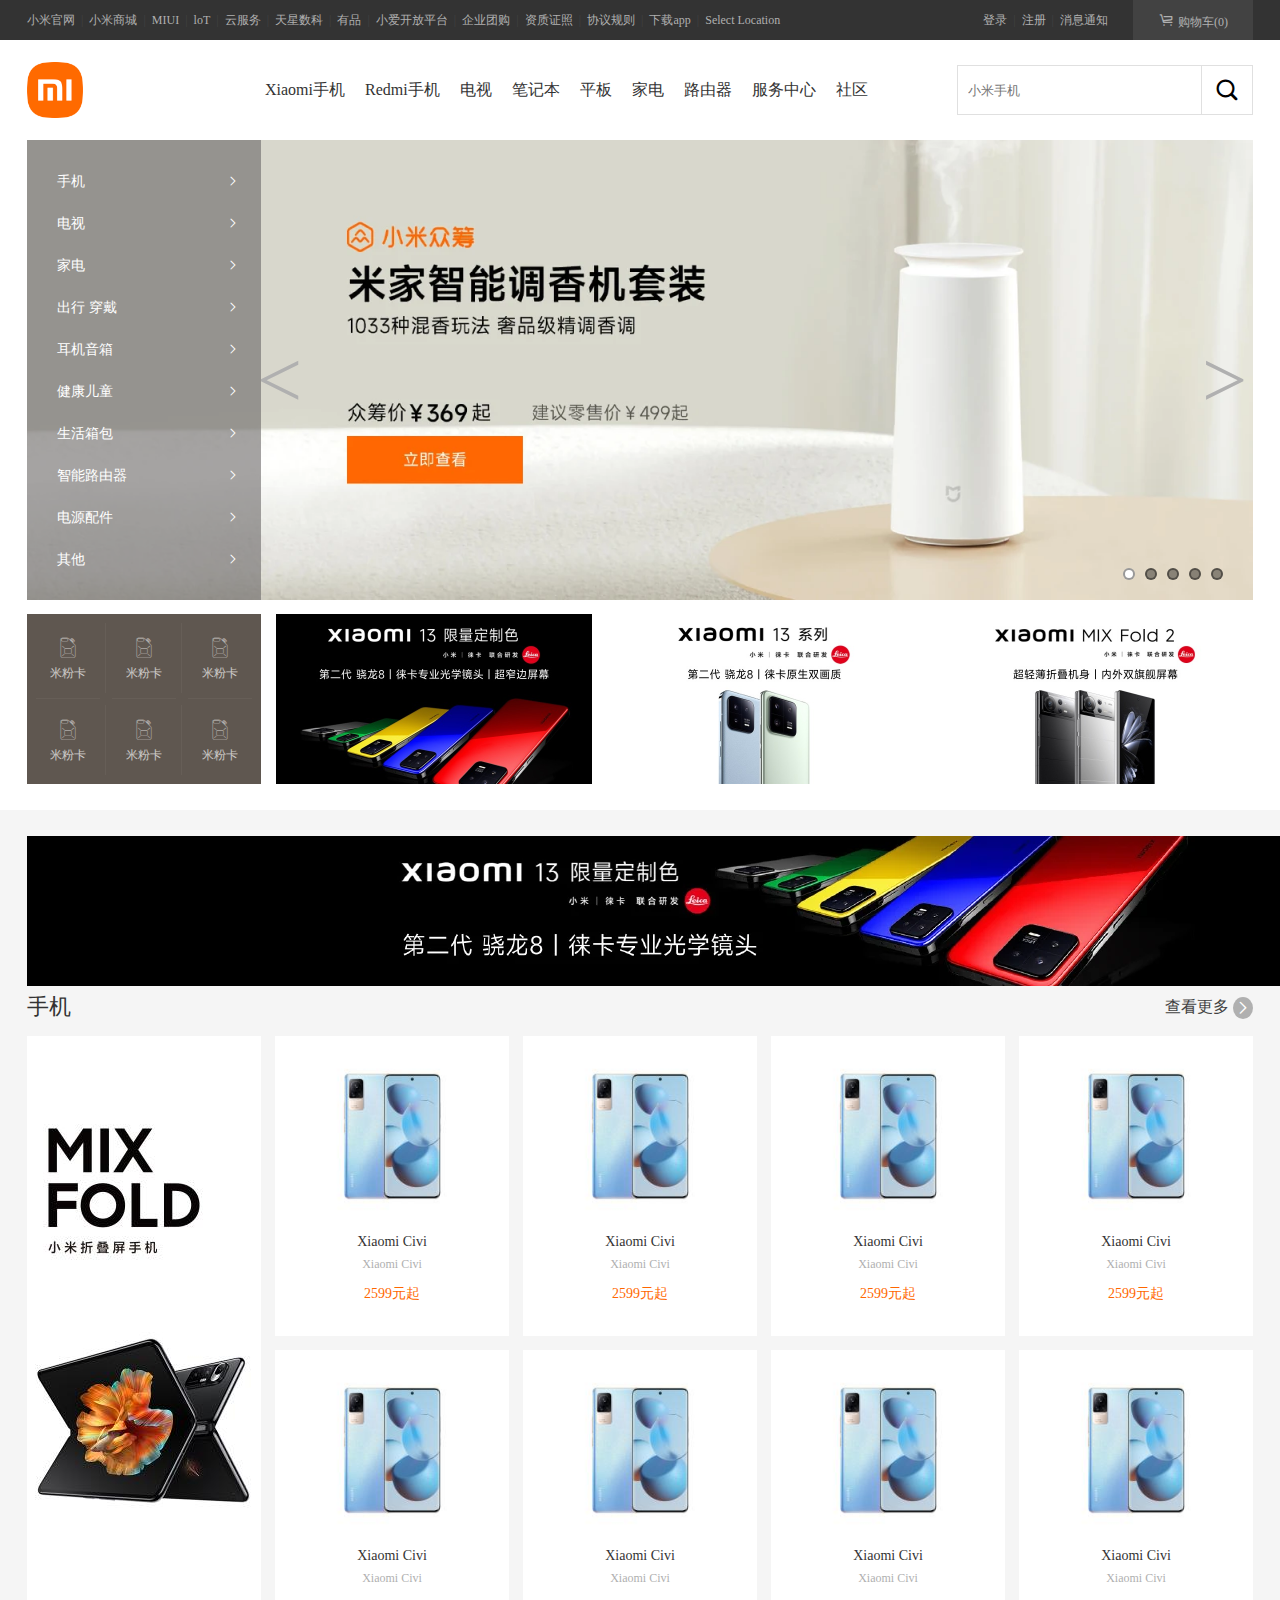
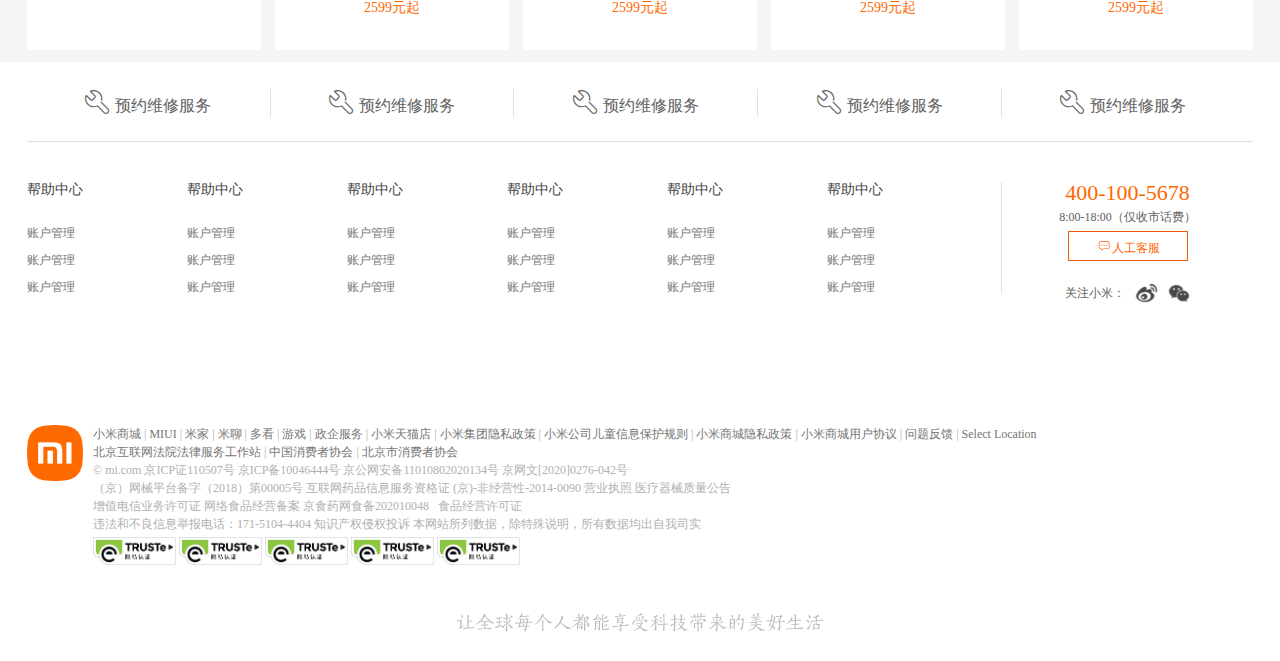
<file: 阶段考核/index.html>
<!DOCTYPE html>
<html lang="en">
<head>
    <meta charset="UTF-8">
    <title>小米</title>
    <link rel="icon" href="images/favicon.ico">
    <link rel="stylesheet" href="css/reset.css">
    <link rel="stylesheet" href="css/iconfont.css">
    <link rel="stylesheet" href="css/mi.css">
</head>
<body>
<!--头部-->
<div class="header">
    <div class="wrap">
        <ul class="header-left">
            <li><a href="#">小米官网</a><span>|</span></li>
            <li><a href="#">小米商城</a><span>|</span></li>
            <li><a href="#">MIUI</a><span>|</span></li>
            <li><a href="#">loT</a><span>|</span></li>
            <li><a href="#">云服务</a><span>|</span></li>
            <li><a href="#">天星数科</a><span>|</span></li>
            <li><a href="#">有品</a><span>|</span></li>
            <li><a href="#">小爱开放平台</a><span>|</span></li>
            <li><a href="#">企业团购</a><span>|</span></li>
            <li><a href="#">资质证照</a><span>|</span></li>
            <li><a href="#">协议规则</a><span>|</span></li>
            <li>
                <a href="#">下载app</a><span>|</span>
                <div class="download">
                    <a href="#">
                        <img src="images/download.png" alt="">
                        <p>小米商城APP</p>
                    </a>
                </div>
                <div class="triangle"></div>
            </li>
            <li><a href="#">Select Location</a></li>
        </ul>
        <ul class="header-right">
            <li><a href="#">登录</a><span>|</span></li>
            <li><a href="#">注册</a><span>|</span></li>
            <li><a href="#">消息通知</a></li>
            <li class="cart">
                <a href="#">
                    <i class="iconfont">&#xe653;</i>购物车(0)
                </a>
                <div class="cart-list">
                    购物车中还没有商品，赶紧选购吧！
                </div>
            </li>
        </ul>
    </div>
</div>
<!--头部-->
<!--导航-->
<div class="nav">
    <div class="wrap">
        <div class="logo">
            <a href="#">
                <img src="images/logo-mi2.png" alt="">
            </a>
        </div>
        <div class="nav-bar">
            <ul>
                <li>
                    <a href="#">Xiaomi手机</a>
                    <div class="nav-bar-list">
                        <div class="wrap">
                            <ul>
                                <li>
                                    <a href="#">
                                        <div class="nav-img-box">
                                            <img src="images/8cad77bda138fd94eadbc2ddfced7c56.png" alt="">
                                        </div>
                                        <p>Xiaomi</p>
                                        <p>2599元起</p>
                                    </a>
                                </li>
                                <li>
                                    <a href="#">
                                        <div class="nav-img-box">
                                            <img src="images/8cad77bda138fd94eadbc2ddfced7c56.png" alt="">
                                        </div>
                                        <p>Xiaomi</p>
                                        <p>2599元起</p>
                                    </a>
                                </li>
                                <li>
                                    <a href="#">
                                        <div class="nav-img-box">
                                            <img src="images/8cad77bda138fd94eadbc2ddfced7c56.png" alt="">
                                        </div>
                                        <p>Xiaomi</p>
                                        <p>2599元起</p>
                                    </a>
                                </li>
                                <li>
                                    <a href="#">
                                        <div class="nav-img-box">
                                            <img src="images/8cad77bda138fd94eadbc2ddfced7c56.png" alt="">
                                        </div>
                                        <p>Xiaomi</p>
                                        <p>2599元起</p>
                                    </a>
                                </li>
                                <li>
                                    <a href="#">
                                        <div class="nav-img-box">
                                            <img src="images/8cad77bda138fd94eadbc2ddfced7c56.png" alt="">
                                        </div>
                                        <p>Xiaomi</p>
                                        <p>2599元起</p>
                                    </a>
                                </li>
                                <li>
                                    <a href="#">
                                        <div class="nav-img-box">
                                            <img src="images/8cad77bda138fd94eadbc2ddfced7c56.png" alt="">
                                        </div>
                                        <p>Xiaomi</p>
                                        <p>2599元起</p>
                                    </a>
                                </li>
                            </ul>
                        </div>
                    </div>
                </li>
                <li>
                    <a href="#">Redmi手机</a>
                    <div class="nav-bar-list">
                        <div class="wrap">
                            <ul>
                                <li>
                                    <a href="#">
                                        <div class="nav-img-box">
                                            <img src="images/e3c5d99c28700a3c45ea65eebbea0a04.png" alt="">
                                        </div>
                                        <p>Xiaomi</p>
                                        <p>2599元起</p>
                                    </a>
                                </li>
                                <li>
                                    <a href="#">
                                        <div class="nav-img-box">
                                            <img src="images/8cad77bda138fd94eadbc2ddfced7c56.png" alt="">
                                        </div>
                                        <p>Xiaomi</p>
                                        <p>2599元起</p>
                                    </a>
                                </li>
                                <li>
                                    <a href="#">
                                        <div class="nav-img-box">
                                            <img src="images/8cad77bda138fd94eadbc2ddfced7c56.png" alt="">
                                        </div>
                                        <p>Xiaomi</p>
                                        <p>2599元起</p>
                                    </a>
                                </li>
                                <li>
                                    <a href="#">
                                        <div class="nav-img-box">
                                            <img src="images/8cad77bda138fd94eadbc2ddfced7c56.png" alt="">
                                        </div>
                                        <p>Xiaomi</p>
                                        <p>2599元起</p>
                                    </a>
                                </li>
                                <li>
                                    <a href="#">
                                        <div class="nav-img-box">
                                            <img src="images/8cad77bda138fd94eadbc2ddfced7c56.png" alt="">
                                        </div>
                                        <p>Xiaomi</p>
                                        <p>2599元起</p>
                                    </a>
                                </li>
                                <li>
                                    <a href="#">
                                        <div class="nav-img-box">
                                            <img src="images/8cad77bda138fd94eadbc2ddfced7c56.png" alt="">
                                        </div>
                                        <p>Xiaomi</p>
                                        <p>2599元起</p>
                                    </a>
                                </li>
                            </ul>
                        </div>
                    </div>
                </li>
                <li>
                    <a href="#">电视</a>
                    <div class="nav-bar-list">
                        <div class="wrap">
                            <ul>
                                <li>
                                    <a href="#">
                                        <div class="nav-img-box">
                                            <img src="images/8cad77bda138fd94eadbc2ddfced7c56.png" alt="">
                                        </div>
                                        <p>Xiaomi</p>
                                        <p>2599元起</p>
                                    </a>
                                </li>
                                <li>
                                    <a href="#">
                                        <div class="nav-img-box">
                                            <img src="images/8cad77bda138fd94eadbc2ddfced7c56.png" alt="">
                                        </div>
                                        <p>Xiaomi</p>
                                        <p>2599元起</p>
                                    </a>
                                </li>
                                <li>
                                    <a href="#">
                                        <div class="nav-img-box">
                                            <img src="images/8cad77bda138fd94eadbc2ddfced7c56.png" alt="">
                                        </div>
                                        <p>Xiaomi</p>
                                        <p>2599元起</p>
                                    </a>
                                </li>
                                <li>
                                    <a href="#">
                                        <div class="nav-img-box">
                                            <img src="images/8cad77bda138fd94eadbc2ddfced7c56.png" alt="">
                                        </div>
                                        <p>Xiaomi</p>
                                        <p>2599元起</p>
                                    </a>
                                </li>
                                <li>
                                    <a href="#">
                                        <div class="nav-img-box">
                                            <img src="images/8cad77bda138fd94eadbc2ddfced7c56.png" alt="">
                                        </div>
                                        <p>Xiaomi</p>
                                        <p>2599元起</p>
                                    </a>
                                </li>
                                <li>
                                    <a href="#">
                                        <div class="nav-img-box">
                                            <img src="images/8cad77bda138fd94eadbc2ddfced7c56.png" alt="">
                                        </div>
                                        <p>Xiaomi</p>
                                        <p>2599元起</p>
                                    </a>
                                </li>
                            </ul>
                        </div>
                    </div>
                </li>
                
                <li>
                    <a href="#">笔记本</a>
                    <div class="nav-bar-list">
                        <div class="wrap">
                            <ul>
                                <li>
                                    <a href="#">
                                        <div class="nav-img-box">
                                            <img src="images/e3c5d99c28700a3c45ea65eebbea0a04.png" alt="">
                                        </div>
                                        <p>Xiaomi</p>
                                        <p>2599元起</p>
                                    </a>
                                </li>
                                <li>
                                    <a href="#">
                                        <div class="nav-img-box">
                                            <img src="images/8cad77bda138fd94eadbc2ddfced7c56.png" alt="">
                                        </div>
                                        <p>Xiaomi</p>
                                        <p>2599元起</p>
                                    </a>
                                </li>
                                <li>
                                    <a href="#">
                                        <div class="nav-img-box">
                                            <img src="images/8cad77bda138fd94eadbc2ddfced7c56.png" alt="">
                                        </div>
                                        <p>Xiaomi</p>
                                        <p>2599元起</p>
                                    </a>
                                </li>
                                <li>
                                    <a href="#">
                                        <div class="nav-img-box">
                                            <img src="images/8cad77bda138fd94eadbc2ddfced7c56.png" alt="">
                                        </div>
                                        <p>Xiaomi</p>
                                        <p>2599元起</p>
                                    </a>
                                </li>
                                <li>
                                    <a href="#">
                                        <div class="nav-img-box">
                                            <img src="images/8cad77bda138fd94eadbc2ddfced7c56.png" alt="">
                                        </div>
                                        <p>Xiaomi</p>
                                        <p>2599元起</p>
                                    </a>
                                </li>
                                <li>
                                    <a href="#">
                                        <div class="nav-img-box">
                                            <img src="images/8cad77bda138fd94eadbc2ddfced7c56.png" alt="">
                                        </div>
                                        <p>Xiaomi</p>
                                        <p>2599元起</p>
                                    </a>
                                </li>
                            </ul>
                        </div>
                    </div>
                </li>
                <li>
                    <a href="#">平板</a>
                    <div class="nav-bar-list">
                        <div class="wrap">
                            <ul>
                                <li>
                                    <a href="#">
                                        <div class="nav-img-box">
                                            <img src="images/e3c5d99c28700a3c45ea65eebbea0a04.png" alt="">
                                        </div>
                                        <p>Xiaomi</p>
                                        <p>2599元起</p>
                                    </a>
                                </li>
                                <li>
                                    <a href="#">
                                        <div class="nav-img-box">
                                            <img src="images/8cad77bda138fd94eadbc2ddfced7c56.png" alt="">
                                        </div>
                                        <p>Xiaomi</p>
                                        <p>2599元起</p>
                                    </a>
                                </li>
                                <li>
                                    <a href="#">
                                        <div class="nav-img-box">
                                            <img src="images/8cad77bda138fd94eadbc2ddfced7c56.png" alt="">
                                        </div>
                                        <p>Xiaomi</p>
                                        <p>2599元起</p>
                                    </a>
                                </li>
                                <li>
                                    <a href="#">
                                        <div class="nav-img-box">
                                            <img src="images/8cad77bda138fd94eadbc2ddfced7c56.png" alt="">
                                        </div>
                                        <p>Xiaomi</p>
                                        <p>2599元起</p>
                                    </a>
                                </li>
                                <li>
                                    <a href="#">
                                        <div class="nav-img-box">
                                            <img src="images/8cad77bda138fd94eadbc2ddfced7c56.png" alt="">
                                        </div>
                                        <p>Xiaomi</p>
                                        <p>2599元起</p>
                                    </a>
                                </li>
                                <li>
                                    <a href="#">
                                        <div class="nav-img-box">
                                            <img src="images/8cad77bda138fd94eadbc2ddfced7c56.png" alt="">
                                        </div>
                                        <p>Xiaomi</p>
                                        <p>2599元起</p>
                                    </a>
                                </li>
                            </ul>
                        </div>
                    </div>
                </li>
                <li>
                    <a href="#">家电</a>
                    <div class="nav-bar-list">
                        <div class="wrap">
                            <ul>
                                <li>
                                    <a href="#">
                                        <div class="nav-img-box">
                                            <img src="images/e3c5d99c28700a3c45ea65eebbea0a04.png" alt="">
                                        </div>
                                        <p>Xiaomi</p>
                                        <p>2599元起</p>
                                    </a>
                                </li>
                                <li>
                                    <a href="#">
                                        <div class="nav-img-box">
                                            <img src="images/8cad77bda138fd94eadbc2ddfced7c56.png" alt="">
                                        </div>
                                        <p>Xiaomi</p>
                                        <p>2599元起</p>
                                    </a>
                                </li>
                                <li>
                                    <a href="#">
                                        <div class="nav-img-box">
                                            <img src="images/8cad77bda138fd94eadbc2ddfced7c56.png" alt="">
                                        </div>
                                        <p>Xiaomi</p>
                                        <p>2599元起</p>
                                    </a>
                                </li>
                                <li>
                                    <a href="#">
                                        <div class="nav-img-box">
                                            <img src="images/8cad77bda138fd94eadbc2ddfced7c56.png" alt="">
                                        </div>
                                        <p>Xiaomi</p>
                                        <p>2599元起</p>
                                    </a>
                                </li>
                                <li>
                                    <a href="#">
                                        <div class="nav-img-box">
                                            <img src="images/8cad77bda138fd94eadbc2ddfced7c56.png" alt="">
                                        </div>
                                        <p>Xiaomi</p>
                                        <p>2599元起</p>
                                    </a>
                                </li>
                                <li>
                                    <a href="#">
                                        <div class="nav-img-box">
                                            <img src="images/8cad77bda138fd94eadbc2ddfced7c56.png" alt="">
                                        </div>
                                        <p>Xiaomi</p>
                                        <p>2599元起</p>
                                    </a>
                                </li>
                            </ul>
                        </div>
                    </div>
                </li>
                <li><a href="#">路由器</a></li>
                <li><a href="#">服务中心</a></li>
                <li><a href="#">社区</a></li>
            </ul>
        </div>
        <div class="search">
            <input type="text" placeholder="小米手机">
            <button type="button" class="iconfont">&#xe63d;</button>
            <div class="search-list">
                <a href="#">小米手机</a>
                <a href="#">小米手机</a>
                <a href="#">小米手机</a>
                <a href="#">小米手机</a>
                <a href="#">小米手机</a>
                <a href="#">小米手机</a>
                <a href="#">小米手机</a>
                <a href="#">小米手机</a>
            </div>
        </div>
    </div>
</div>
<!--导航-->
<!--banner-->
<div class="banner">
    <div class="wrap">
        <div class="banner-box">
            <ul class="imglist">
                <li class="item active">
                    <a href="#">
                        <img src="images/轮播图1.webp" alt="">
                    </a>
                </li>
                <li class="item">
                    <a href="#">
                        <img src="images/轮播图2.webp" alt="">
                    </a>
                </li>
                <li class="item">
                    <a href="#">
                        <img src="images/轮播图3.webp" alt="">
                    </a>
                </li>
                <li class="item">
                    <a href="#">
                        <img src="images/轮播图4.webp" alt="">
                    </a>
                </li>
                <li class="item">
                    <a href="#">
                        <img src="images/轮播图5.webp" alt="">
                    </a>
                </li>
            </ul>
            <ul class="pointlist">
                <li class="point active" data-index="0"></li>
                <li class="point" data-index="1"></li>
                <li class="point" data-index="2"></li>
                <li class="point" data-index="3"></li>
                <li class="point" data-index="4"></li>
            </ul>
            <div class="btn" id="gopre"><</div>
            <div class="btn" id="gonext">></div>
            <div class="slide">
                <ul>
                    <li>
                        <a href="#">手机</a><i class="iconfont">&#xe616;</i>
                        <div class="slide-list">
                            <ul>
                                <li>
                                    <a href="#">
                                        <img src="images/f33903e1162959f500360a39896f2306.png" alt="">
                                        <span>Xiaomi Civi</span>
                                    </a>
                                </li>
                                <li>
                                    <a href="#">
                                        <img src="images/f33903e1162959f500360a39896f2306.png" alt="">
                                        <span>Xiaomi Civi</span>
                                    </a>
                                </li>
                                <li>
                                    <a href="#">
                                        <img src="images/f33903e1162959f500360a39896f2306.png" alt="">
                                        <span>Xiaomi Civi</span>
                                    </a>
                                </li>
                                <li>
                                    <a href="#">
                                        <img src="images/f33903e1162959f500360a39896f2306.png" alt="">
                                        <span>Xiaomi Civi</span>
                                    </a>
                                </li>
                                <li>
                                    <a href="#">
                                        <img src="images/f33903e1162959f500360a39896f2306.png" alt="">
                                        <span>Xiaomi Civi</span>
                                    </a>
                                </li>
                                <li>
                                    <a href="#">
                                        <img src="images/f33903e1162959f500360a39896f2306.png" alt="">
                                        <span>Xiaomi Civi</span>
                                    </a>
                                </li>
                            </ul>
                            <ul>
                                <li>
                                    <a href="#">
                                        <img src="images/f33903e1162959f500360a39896f2306.png" alt="">
                                        <span>Xiaomi Civi</span>
                                    </a>
                                </li>
                                <li>
                                    <a href="#">
                                        <img src="images/f33903e1162959f500360a39896f2306.png" alt="">
                                        <span>Xiaomi Civi</span>
                                    </a>
                                </li>
                                <li>
                                    <a href="#">
                                        <img src="images/f33903e1162959f500360a39896f2306.png" alt="">
                                        <span>Xiaomi Civi</span>
                                    </a>
                                </li>
                                <li>
                                    <a href="#">
                                        <img src="images/f33903e1162959f500360a39896f2306.png" alt="">
                                        <span>Xiaomi Civi</span>
                                    </a>
                                </li>
                                <li>
                                    <a href="#">
                                        <img src="images/f33903e1162959f500360a39896f2306.png" alt="">
                                        <span>Xiaomi Civi</span>
                                    </a>
                                </li>
                                <li>
                                    <a href="#">
                                        <img src="images/f33903e1162959f500360a39896f2306.png" alt="">
                                        <span>Xiaomi Civi</span>
                                    </a>
                                </li>
                            </ul>
                            <ul>
                                <li>
                                    <a href="#">
                                        <img src="images/f33903e1162959f500360a39896f2306.png" alt="">
                                        <span>Xiaomi Civi</span>
                                    </a>
                                </li>
                                <li>
                                    <a href="#">
                                        <img src="images/f33903e1162959f500360a39896f2306.png" alt="">
                                        <span>Xiaomi Civi</span>
                                    </a>
                                </li>
                                <li>
                                    <a href="#">
                                        <img src="images/f33903e1162959f500360a39896f2306.png" alt="">
                                        <span>Xiaomi Civi</span>
                                    </a>
                                </li>
                                <li>
                                    <a href="#">
                                        <img src="images/f33903e1162959f500360a39896f2306.png" alt="">
                                        <span>Xiaomi Civi</span>
                                    </a>
                                </li>
                                <li>
                                    <a href="#">
                                        <img src="images/f33903e1162959f500360a39896f2306.png" alt="">
                                        <span>Xiaomi Civi</span>
                                    </a>
                                </li>
                                <li>
                                    <a href="#">
                                        <img src="images/f33903e1162959f500360a39896f2306.png" alt="">
                                        <span>Xiaomi Civi</span>
                                    </a>
                                </li>
                            </ul>
                            <ul>
                                <li>
                                    <a href="#">
                                        <img src="images/f33903e1162959f500360a39896f2306.png" alt="">
                                        <span>Xiaomi Civi</span>
                                    </a>
                                </li>
                                <li>
                                    <a href="#">
                                        <img src="images/f33903e1162959f500360a39896f2306.png" alt="">
                                        <span>Xiaomi Civi</span>
                                    </a>
                                </li>
                                <li>
                                    <a href="#">
                                        <img src="images/f33903e1162959f500360a39896f2306.png" alt="">
                                        <span>Xiaomi Civi</span>
                                    </a>
                                </li>
                                <li>
                                    <a href="#">
                                        <img src="images/f33903e1162959f500360a39896f2306.png" alt="">
                                        <span>Xiaomi Civi</span>
                                    </a>
                                </li>
                                <li>
                                    <a href="#">
                                        <img src="images/f33903e1162959f500360a39896f2306.png" alt="">
                                        <span>Xiaomi Civi</span>
                                    </a>
                                </li>
                                <li>
                                    <a href="#">
                                        <img src="images/f33903e1162959f500360a39896f2306.png" alt="">
                                        <span>Xiaomi Civi</span>
                                    </a>
                                </li>
                            </ul>

                        </div>
                    </li>
                    <li>
                        <a href="#">电视</a><i class="iconfont">&#xe616;</i>
                        <div class="slide-list">
                            <ul>
                                <li>
                                    <a href="#">
                                        <img src="images/50194366cfebbc7c82489d0094c1f944.png" alt="">
                                        <span>Xiaomi Civi</span>
                                    </a>
                                </li>
                                <li>
                                    <a href="#">
                                        <img src="images/f33903e1162959f500360a39896f2306.png" alt="">
                                        <span>Xiaomi Civi</span>
                                    </a>
                                </li>
                                <li>
                                    <a href="#">
                                        <img src="images/f33903e1162959f500360a39896f2306.png" alt="">
                                        <span>Xiaomi Civi</span>
                                    </a>
                                </li>
                                <li>
                                    <a href="#">
                                        <img src="images/f33903e1162959f500360a39896f2306.png" alt="">
                                        <span>Xiaomi Civi</span>
                                    </a>
                                </li>
                                <li>
                                    <a href="#">
                                        <img src="images/f33903e1162959f500360a39896f2306.png" alt="">
                                        <span>Xiaomi Civi</span>
                                    </a>
                                </li>
                                <li>
                                    <a href="#">
                                        <img src="images/f33903e1162959f500360a39896f2306.png" alt="">
                                        <span>Xiaomi Civi</span>
                                    </a>
                                </li>
                            </ul>
                            <ul>
                                <li>
                                    <a href="#">
                                        <img src="images/f33903e1162959f500360a39896f2306.png" alt="">
                                        <span>Xiaomi Civi</span>
                                    </a>
                                </li>
                                <li>
                                    <a href="#">
                                        <img src="images/f33903e1162959f500360a39896f2306.png" alt="">
                                        <span>Xiaomi Civi</span>
                                    </a>
                                </li>
                                <li>
                                    <a href="#">
                                        <img src="images/f33903e1162959f500360a39896f2306.png" alt="">
                                        <span>Xiaomi Civi</span>
                                    </a>
                                </li>
                                <li>
                                    <a href="#">
                                        <img src="images/f33903e1162959f500360a39896f2306.png" alt="">
                                        <span>Xiaomi Civi</span>
                                    </a>
                                </li>
                                <li>
                                    <a href="#">
                                        <img src="images/f33903e1162959f500360a39896f2306.png" alt="">
                                        <span>Xiaomi Civi</span>
                                    </a>
                                </li>
                                <li>
                                    <a href="#">
                                        <img src="images/f33903e1162959f500360a39896f2306.png" alt="">
                                        <span>Xiaomi Civi</span>
                                    </a>
                                </li>
                            </ul>
                            <ul>
                                <li>
                                    <a href="#">
                                        <img src="images/f33903e1162959f500360a39896f2306.png" alt="">
                                        <span>Xiaomi Civi</span>
                                    </a>
                                </li>
                                <li>
                                    <a href="#">
                                        <img src="images/f33903e1162959f500360a39896f2306.png" alt="">
                                        <span>Xiaomi Civi</span>
                                    </a>
                                </li>
                                <li>
                                    <a href="#">
                                        <img src="images/f33903e1162959f500360a39896f2306.png" alt="">
                                        <span>Xiaomi Civi</span>
                                    </a>
                                </li>
                                <li>
                                    <a href="#">
                                        <img src="images/f33903e1162959f500360a39896f2306.png" alt="">
                                        <span>Xiaomi Civi</span>
                                    </a>
                                </li>
                                <li>
                                    <a href="#">
                                        <img src="images/f33903e1162959f500360a39896f2306.png" alt="">
                                        <span>Xiaomi Civi</span>
                                    </a>
                                </li>
                                <li>
                                    <a href="#">
                                        <img src="images/f33903e1162959f500360a39896f2306.png" alt="">
                                        <span>Xiaomi Civi</span>
                                    </a>
                                </li>
                            </ul>
                            <ul>
                                <li>
                                    <a href="#">
                                        <img src="images/f33903e1162959f500360a39896f2306.png" alt="">
                                        <span>Xiaomi Civi</span>
                                    </a>
                                </li>
                                <li>
                                    <a href="#">
                                        <img src="images/f33903e1162959f500360a39896f2306.png" alt="">
                                        <span>Xiaomi Civi</span>
                                    </a>
                                </li>
                                <li>
                                    <a href="#">
                                        <img src="images/f33903e1162959f500360a39896f2306.png" alt="">
                                        <span>Xiaomi Civi</span>
                                    </a>
                                </li>
                                <li>
                                    <a href="#">
                                        <img src="images/f33903e1162959f500360a39896f2306.png" alt="">
                                        <span>Xiaomi Civi</span>
                                    </a>
                                </li>
                                <li>
                                    <a href="#">
                                        <img src="images/f33903e1162959f500360a39896f2306.png" alt="">
                                        <span>Xiaomi Civi</span>
                                    </a>
                                </li>
                                <li>
                                    <a href="#">
                                        <img src="images/f33903e1162959f500360a39896f2306.png" alt="">
                                        <span>Xiaomi Civi</span>
                                    </a>
                                </li>
                            </ul>

                        </div>
                    </li>
                    <li>
                        <a href="#">家电</a><i class="iconfont">&#xe616;</i>
                        <div class="slide-list">
                            <ul>
                                <li>
                                    <a href="#">
                                        <img src="images/50194366cfebbc7c82489d0094c1f944.png" alt="">
                                        <span>Xiaomi Civi</span>
                                    </a>
                                </li>
                                <li>
                                    <a href="#">
                                        <img src="images/f33903e1162959f500360a39896f2306.png" alt="">
                                        <span>Xiaomi Civi</span>
                                    </a>
                                </li>
                                <li>
                                    <a href="#">
                                        <img src="images/f33903e1162959f500360a39896f2306.png" alt="">
                                        <span>Xiaomi Civi</span>
                                    </a>
                                </li>
                                <li>
                                    <a href="#">
                                        <img src="images/f33903e1162959f500360a39896f2306.png" alt="">
                                        <span>Xiaomi Civi</span>
                                    </a>
                                </li>
                                <li>
                                    <a href="#">
                                        <img src="images/f33903e1162959f500360a39896f2306.png" alt="">
                                        <span>Xiaomi Civi</span>
                                    </a>
                                </li>
                                <li>
                                    <a href="#">
                                        <img src="images/f33903e1162959f500360a39896f2306.png" alt="">
                                        <span>Xiaomi Civi</span>
                                    </a>
                                </li>
                            </ul>
                            <ul>
                                <li>
                                    <a href="#">
                                        <img src="images/f33903e1162959f500360a39896f2306.png" alt="">
                                        <span>Xiaomi Civi</span>
                                    </a>
                                </li>
                                <li>
                                    <a href="#">
                                        <img src="images/f33903e1162959f500360a39896f2306.png" alt="">
                                        <span>Xiaomi Civi</span>
                                    </a>
                                </li>
                                <li>
                                    <a href="#">
                                        <img src="images/f33903e1162959f500360a39896f2306.png" alt="">
                                        <span>Xiaomi Civi</span>
                                    </a>
                                </li>
                                <li>
                                    <a href="#">
                                        <img src="images/f33903e1162959f500360a39896f2306.png" alt="">
                                        <span>Xiaomi Civi</span>
                                    </a>
                                </li>
                                <li>
                                    <a href="#">
                                        <img src="images/f33903e1162959f500360a39896f2306.png" alt="">
                                        <span>Xiaomi Civi</span>
                                    </a>
                                </li>
                                <li>
                                    <a href="#">
                                        <img src="images/f33903e1162959f500360a39896f2306.png" alt="">
                                        <span>Xiaomi Civi</span>
                                    </a>
                                </li>
                            </ul>
                            <ul>
                                <li>
                                    <a href="#">
                                        <img src="images/f33903e1162959f500360a39896f2306.png" alt="">
                                        <span>Xiaomi Civi</span>
                                    </a>
                                </li>
                                <li>
                                    <a href="#">
                                        <img src="images/f33903e1162959f500360a39896f2306.png" alt="">
                                        <span>Xiaomi Civi</span>
                                    </a>
                                </li>
                                <li>
                                    <a href="#">
                                        <img src="images/f33903e1162959f500360a39896f2306.png" alt="">
                                        <span>Xiaomi Civi</span>
                                    </a>
                                </li>
                                <li>
                                    <a href="#">
                                        <img src="images/f33903e1162959f500360a39896f2306.png" alt="">
                                        <span>Xiaomi Civi</span>
                                    </a>
                                </li>
                                <li>
                                    <a href="#">
                                        <img src="images/f33903e1162959f500360a39896f2306.png" alt="">
                                        <span>Xiaomi Civi</span>
                                    </a>
                                </li>
                                <li>
                                    <a href="#">
                                        <img src="images/f33903e1162959f500360a39896f2306.png" alt="">
                                        <span>Xiaomi Civi</span>
                                    </a>
                                </li>
                            </ul>
                            <ul>
                                <li>
                                    <a href="#">
                                        <img src="images/f33903e1162959f500360a39896f2306.png" alt="">
                                        <span>Xiaomi Civi</span>
                                    </a>
                                </li>
                                <li>
                                    <a href="#">
                                        <img src="images/f33903e1162959f500360a39896f2306.png" alt="">
                                        <span>Xiaomi Civi</span>
                                    </a>
                                </li>
                                <li>
                                    <a href="#">
                                        <img src="images/f33903e1162959f500360a39896f2306.png" alt="">
                                        <span>Xiaomi Civi</span>
                                    </a>
                                </li>
                                <li>
                                    <a href="#">
                                        <img src="images/f33903e1162959f500360a39896f2306.png" alt="">
                                        <span>Xiaomi Civi</span>
                                    </a>
                                </li>
                                <li>
                                    <a href="#">
                                        <img src="images/f33903e1162959f500360a39896f2306.png" alt="">
                                        <span>Xiaomi Civi</span>
                                    </a>
                                </li>
                                <li>
                                    <a href="#">
                                        <img src="images/f33903e1162959f500360a39896f2306.png" alt="">
                                        <span>Xiaomi Civi</span>
                                    </a>
                                </li>
                            </ul>

                        </div>
                    </li>
                    <li>
                        <a href="#">出行 穿戴</a><i class="iconfont">&#xe616;</i>
                        <div class="slide-list slide-list1">
                            <ul>
                                <li>
                                    <a href="#">
                                        <img src="images/50194366cfebbc7c82489d0094c1f944.png" alt="">
                                        <span>Xiaomi Civi</span>
                                    </a>
                                </li>
                                <li>
                                    <a href="#">
                                        <img src="images/f33903e1162959f500360a39896f2306.png" alt="">
                                        <span>Xiaomi Civi</span>
                                    </a>
                                </li>
                                <li>
                                    <a href="#">
                                        <img src="images/f33903e1162959f500360a39896f2306.png" alt="">
                                        <span>Xiaomi Civi</span>
                                    </a>
                                </li>
                                <li>
                                    <a href="#">
                                        <img src="images/f33903e1162959f500360a39896f2306.png" alt="">
                                        <span>Xiaomi Civi</span>
                                    </a>
                                </li>
                                <li>
                                    <a href="#">
                                        <img src="images/f33903e1162959f500360a39896f2306.png" alt="">
                                        <span>Xiaomi Civi</span>
                                    </a>
                                </li>
                                <li>
                                    <a href="#">
                                        <img src="images/f33903e1162959f500360a39896f2306.png" alt="">
                                        <span>Xiaomi Civi</span>
                                    </a>
                                </li>
                            </ul>
                            <ul>
                                <li>
                                    <a href="#">
                                        <img src="images/f33903e1162959f500360a39896f2306.png" alt="">
                                        <span>Xiaomi Civi</span>
                                    </a>
                                </li>
                                <li>
                                    <a href="#">
                                        <img src="images/f33903e1162959f500360a39896f2306.png" alt="">
                                        <span>Xiaomi Civi</span>
                                    </a>
                                </li>
                                <li>
                                    <a href="#">
                                        <img src="images/f33903e1162959f500360a39896f2306.png" alt="">
                                        <span>Xiaomi Civi</span>
                                    </a>
                                </li>
                                <li>
                                    <a href="#">
                                        <img src="images/f33903e1162959f500360a39896f2306.png" alt="">
                                        <span>Xiaomi Civi</span>
                                    </a>
                                </li>
                                <li>
                                    <a href="#">
                                        <img src="images/f33903e1162959f500360a39896f2306.png" alt="">
                                        <span>Xiaomi Civi</span>
                                    </a>
                                </li>
                                <li>
                                    <a href="#">
                                        <img src="images/f33903e1162959f500360a39896f2306.png" alt="">
                                        <span>Xiaomi Civi</span>
                                    </a>
                                </li>
                            </ul>
                            <ul>
                                <li>
                                    <a href="#">
                                        <img src="images/f33903e1162959f500360a39896f2306.png" alt="">
                                        <span>Xiaomi Civi</span>
                                    </a>
                                </li>
                            </ul>
                        </div>
                    </li>
                    <li><a href="#">耳机音箱</a><i class="iconfont">&#xe616;</i></li>
                    <li><a href="#">健康儿童</a><i class="iconfont">&#xe616;</i></li>
                    <li><a href="#">生活箱包</a><i class="iconfont">&#xe616;</i></li>
                    <li><a href="#">智能路由器</a><i class="iconfont">&#xe616;</i></li>
                    <li><a href="#">电源配件</a><i class="iconfont">&#xe616;</i></li>
                    <li><a href="#">其他</a><i class="iconfont">&#xe616;</i></li>
                </ul>
            </div>
        </div>
    </div>
</div>
<!--banner-->
<!--广告-->
<div class="adv">
    <div class="wrap">
        <div class="adv-aside">
            <ul>
                <li class="row col"><a href="#"><i class="iconfont">&#xe733;</i>
                    <p>米粉卡</p></a></li>
                <li class="row col"><a href="#"><i class="iconfont">&#xe733;</i>
                    <p>米粉卡</p></a></li>
                <li class="row"><a href="#"><i class="iconfont">&#xe733;</i>
                    <p>米粉卡</p></a></li>
                <li class="col"><a href="#"><i class="iconfont">&#xe733;</i>
                    <p>米粉卡</p></a></li>
                <li class="col"><a href="#"><i class="iconfont">&#xe733;</i>
                    <p>米粉卡</p></a></li>
                <li><a href="#"><i class="iconfont">&#xe733;</i>
                    <p>米粉卡</p></a></li>
            </ul>
        </div>
        <div class="adv-img">
            <a href="#"><img src="./images/9b5f047d17df307b3f8eb4ed1b906093.jpg" alt=""></a>
        </div>
        <div class="adv-img">
            <a href="#"><img src="images/m13.jpg" alt=""></a>
        </div>
        <div class="adv-img">
            <a href="#"><img src="images/mimax.jpg" alt=""></a>
        </div>
    </div>
</div>
<!--广告-->
<!--主体-->
<div class="container">
    <div class="wrap">
        <!--xiaomi手机-->
        <div class="phone">
            <div class="home-banner-box">
                <a href="#">
                    <img src="images/adad.webp" alt="">
                </a>
            </div>
            <h2 class="title">
                手机
                <a href="#" class="more">查看更多 <i class="iconfont">&#xe658;</i></a>
            </h2>
            <div class="phone-box">
                <div class="phone-box-left">
                    <a href="#">
                        <img src="images/c583f2edc613f1be20fa415910b13ce3.jpg" alt="">
                    </a>
                </div>
                <div class="phone-box-right">
                    <ul>
                        <li class="items">
                            <a href="#">
                                <img src="images/c5c752522100ecd364cc53752bb660bc.jpg" alt="" class="goods-img">
                                <p class="goods-name">Xiaomi Civi </p>
                                <p class="goods-desc">Xiaomi Civi</p>
                                <p class="goods-price">2599元起</p>
                            </a>
                        </li>
                        <li class="items">
                            <a href="#">
                                <img src="images/c5c752522100ecd364cc53752bb660bc.jpg" alt="" class="goods-img">
                                <p class="goods-name">Xiaomi Civi </p>
                                <p class="goods-desc">Xiaomi Civi</p>
                                <p class="goods-price">2599元起</p>
                            </a>
                        </li>
                        <li class="items">
                            <a href="#">
                                <img src="images/c5c752522100ecd364cc53752bb660bc.jpg" alt="" class="goods-img">
                                <p class="goods-name">Xiaomi Civi </p>
                                <p class="goods-desc">Xiaomi Civi</p>
                                <p class="goods-price">2599元起</p>
                            </a>
                        </li>
                        <li class="items">
                            <a href="#">
                                <img src="images/c5c752522100ecd364cc53752bb660bc.jpg" alt="" class="goods-img">
                                <p class="goods-name">Xiaomi Civi </p>
                                <p class="goods-desc">Xiaomi Civi</p>
                                <p class="goods-price">2599元起</p>
                            </a>
                        </li>
                        <li class="items">
                            <a href="#">
                                <img src="images/c5c752522100ecd364cc53752bb660bc.jpg" alt="" class="goods-img">
                                <p class="goods-name">Xiaomi Civi </p>
                                <p class="goods-desc">Xiaomi Civi</p>
                                <p class="goods-price">2599元起</p>
                            </a>
                        </li>
                        <li class="items">
                            <a href="#">
                                <img src="images/c5c752522100ecd364cc53752bb660bc.jpg" alt="" class="goods-img">
                                <p class="goods-name">Xiaomi Civi </p>
                                <p class="goods-desc">Xiaomi Civi</p>
                                <p class="goods-price">2599元起</p>
                            </a>
                        </li>
                        <li class="items">
                            <a href="#">
                                <img src="images/c5c752522100ecd364cc53752bb660bc.jpg" alt="" class="goods-img">
                                <p class="goods-name">Xiaomi Civi </p>
                                <p class="goods-desc">Xiaomi Civi</p>
                                <p class="goods-price">2599元起</p>
                            </a>
                        </li>
                        <li class="items">
                            <a href="#">
                                <img src="images/c5c752522100ecd364cc53752bb660bc.jpg" alt="" class="goods-img">
                                <p class="goods-name">Xiaomi Civi </p>
                                <p class="goods-desc">Xiaomi Civi</p>
                                <p class="goods-price">2599元起</p>
                            </a>
                        </li>
                    </ul>
                </div>
            </div>
        </div>
        <!--xiaomi手机-->
    </div>
</div>
<!--主体-->
<!--页脚-->
<div class="footer">
    <div class="wrap">
        <div class="footer-server">
            <!--ul>li*5>a[href=#]>i.iconfont+{预约维修服务}-->
            <ul>
                <li><a href="#"><i class="iconfont">&#xe629;</i>预约维修服务</a></li>
                <li><a href="#"><i class="iconfont">&#xe629;</i>预约维修服务</a></li>
                <li><a href="#"><i class="iconfont">&#xe629;</i>预约维修服务</a></li>
                <li><a href="#"><i class="iconfont">&#xe629;</i>预约维修服务</a></li>
                <li><a href="#"><i class="iconfont">&#xe629;</i>预约维修服务</a></li>
            </ul>
        </div>
        <div class="footer-links">
            <ul>
                <li>帮助中心</li>
                <li><a href="#">账户管理</a></li>
                <li><a href="#">账户管理</a></li>
                <li><a href="#">账户管理</a></li>
            </ul>
            <ul>
                <li>帮助中心</li>
                <li><a href="#">账户管理</a></li>
                <li><a href="#">账户管理</a></li>
                <li><a href="#">账户管理</a></li>
            </ul>
            <ul>
                <li>帮助中心</li>
                <li><a href="#">账户管理</a></li>
                <li><a href="#">账户管理</a></li>
                <li><a href="#">账户管理</a></li>
            </ul>
            <ul>
                <li>帮助中心</li>
                <li><a href="#">账户管理</a></li>
                <li><a href="#">账户管理</a></li>
                <li><a href="#">账户管理</a></li>
            </ul>
            <ul>
                <li>帮助中心</li>
                <li><a href="#">账户管理</a></li>
                <li><a href="#">账户管理</a></li>
                <li><a href="#">账户管理</a></li>
            </ul>
            <ul>
                <li>帮助中心</li>
                <li><a href="#">账户管理</a></li>
                <li><a href="#">账户管理</a></li>
                <li><a href="#">账户管理</a></li>
            </ul>
            <div class="contact">
                <p class="tel">400-100-5678</p>
                <p class="time">8:00-18:00（仅收市话费）</p>
                <a href="#" class="kf"><i class="iconfont">&#xe710;</i>人工客服</a>
                <p class="follow">
                    关注小米：
                    <span class="wb"></span>
                    <span class="wx"></span>
                    <img src="images/wx-img.png" alt="" class="wx-img">
                </p>
            </div>
        </div>
        <div class="footer-info">
            <div class="info-top">
                <img src="images/logo-mi2.png" alt="">
                <div class="info-right">
                    <p>
                        <a rel="nofollow" href="//www.mi.com/index.html" target="_blank">小米商城</a>
                        <span class="sep">|</span>
                        <a rel="nofollow" href="//www.miui.com/" target="_blank">MIUI</a>
                        <span class="sep">|</span>
                        <a rel="nofollow" href="//home.mi.com/index.html" target="_blank">米家</a>
                        <span class="sep">|</span>
                        <a rel="nofollow" href="http://www.miliao.com/" target="_blank">米聊</a>
                        <span class="sep">|</span>
                        <a rel="nofollow" href="//www.duokan.com/" target="_blank">多看</a>
                        <span class="sep">|</span>
                        <a rel="nofollow" href="//game.xiaomi.com/" target="_blank">游戏</a>
                        <span class="sep">|</span>
                        <a rel="nofollow" href="//b.mi.com/?client_id=180100031058&masid=17409.0358" target="_blank">政企服务</a>
                        <span class="sep">|</span>
                        <a rel="nofollow" href="//xiaomi.tmall.com/" target="_blank">小米天猫店</a>
                        <span class="sep">|</span>
                        <a rel="nofollow" href="//privacy.mi.com/all/zh_CN/" target="_blank">小米集团隐私政策</a>
                        <span class="sep">|</span>
                        <a rel="nofollow" href="//cdn.cnbj1.fds.api.mi-img.com/mi-mall/f516fe9e2c01.html"
                           target="_blank">小米公司儿童信息保护规则</a>
                        <span class="sep">|</span>
                        <a rel="nofollow" href="//cdn.cnbj1.fds.api.mi-img.com/mi-mall/ded8d0e4a77d.html"
                           target="_blank">小米商城隐私政策</a>
                        <span class="sep">|</span>
                        <a rel="nofollow" href="//www.mi.com/about/user-agreement/" target="_blank">小米商城用户协议</a>
                        <span class="sep">|</span>
                        <a rel="nofollow" href="//static.mi.com/feedback/" target="_blank">问题反馈</a>
                        <span class="sep">|</span>
                        <a rel="nofollow" href="javascript:void(0);" class="J_siteGlobalRegion">Select Location</a>
                        <br>
                        <a rel="nofollow" href="http://www.mi.com/beihu" target="_blank">北京互联网法院法律服务工作站</a>
                        <span class="sep">|</span>
                        <a rel="nofollow" href="http://www.cca.org.cn/" target="_blank">中国消费者协会</a>
                        <span class="sep">|</span>
                        <a rel="nofollow" href="http://www.bj315.org/" target="_blank">北京市消费者协会</a>
                    </p>
                    <p>
                        ©
                        <a href="javascript:;" target="_blank" title="mi.com">mi.com</a> 京ICP证110507号
                        <a href="http://beian.miit.gov.cn/" target="_blank" rel="nofollow">京ICP备10046444号</a>
                        <a rel="nofollow" href="http://www.beian.gov.cn/portal/registerSystemInfo?recordcode=11010802020134" target="_blank">京公网安备11010802020134号</a>
                        <a href="//www.mi.com/culture-license/" target="_blank">京网文[2020]0276-042号</a>
                        <br>
                        <a href="//www.mi.com/medical/record/" target="_blank">（京）网械平台备字（2018）第00005号</a>
                        <a href="//www.mi.com/medical/qualification/" target="_blank">互联网药品信息服务资格证 (京)-非经营性-2014-0090</a>
                        <a href="//www.mi.com/business-license/" target="_blank">营业执照</a>
                        <a href="//www.mi.com/medical/list/" target="_blank">医疗器械质量公告</a>
                        <br>
                        <a href="https://cdn.cnbj1.fds.api.mi-img.com/mi-mall/e0c7d4cf3b7cd88de10196e30c92e020.png" target="_blank">增值电信业务许可证</a>&nbsp;网络食品经营备案 京食药网食备202010048 &nbsp;
                        <a href="https://cdn.cnbj1.fds.api.mi-img.com/mi-mall/c6859168166651511897f54fa1047fe3.png" target="_blank">食品经营许可证</a>
                        <br>
                        违法和不良信息举报电话：171-5104-4404&nbsp;<a href='https://www.mi.com/intellectual' target="_blank">知识产权侵权投诉</a>&nbsp;本网站所列数据，除特殊说明，所有数据均出自我司实
                    </p>
                    <p>
                        <img src="images/truste.png" alt="">
                        <img src="images/truste.png" alt="">
                        <img src="images/truste.png" alt="">
                        <img src="images/truste.png" alt="">
                        <img src="images/truste.png" alt="">
                    </p>
                </div>
            </div>
            <div class="info-bottom">
                <img src="images/slogan2020.png" alt="">
            </div>
        </div>
    </div>
</div>
<!--页脚-->
<script>
    var items =document.getElementsByClassName('item');
    var gopre =document.getElementById('gopre');
    var gonext =document.getElementById('gonext');
    var points =document.getElementsByClassName('point');

    var index = 0;
    function clearactive(){
        for(var i=0;i<items.length;i++){
            items[i].className = 'item';
            points[i].className = 'point'
        }
    }
    function goindex(){
        clearactive();
        items[index].className ='item active';
        points[index].className = 'point active';
    }

    function goNext(){
        if(index<4){
            index ++;
        } else{
            index=0;
        }
        goindex();
    }

    function goPre(){
        if(index>0){
            index --;
        } else{
            index=4;
        }
        goindex();
    }
    gonext.addEventListener('click',function(){
        goNext();
    })
    gopre.addEventListener('click',function(){
        goPre();
    })
    for(var i =0;i<points.length;i++){
        points[i].addEventListener('click',function(){
            var pointindex=this.getAttribute('data-index');
            index=pointindex;
            goindex();
        })
    }
    setInterval(function(){
        if(index<4){
        index++;
    }else{
        index=0;
    }
        goindex();
        },5000);
</script>
</body>
</html>
</file>
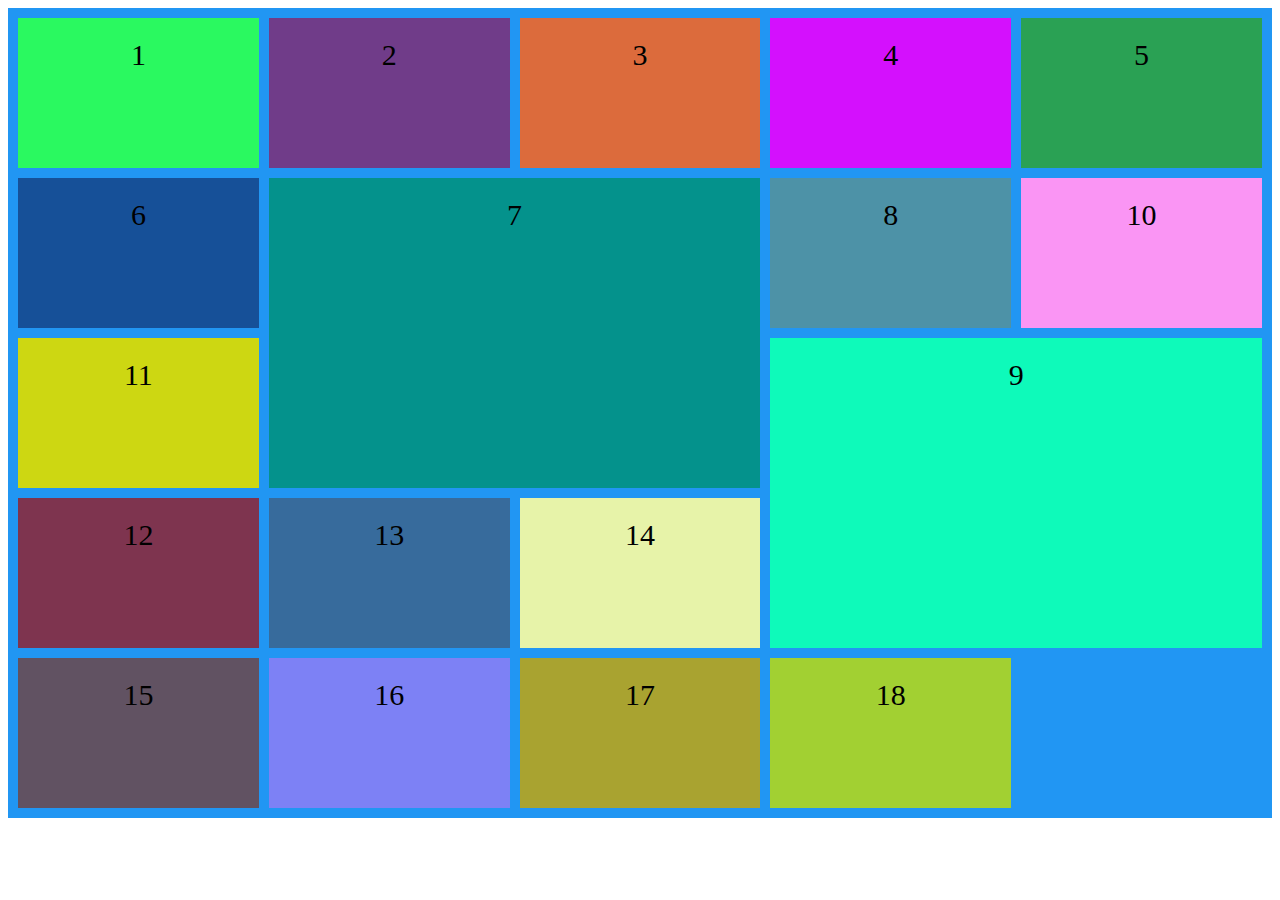
<file: 第一次作业/1.html>
<!DOCTYPE html>
<html lang="en">
<head>
    <meta charset="UTF-8">
    <meta http-equiv="X-UA-Compatible" content="IE=edge">
    <meta name="viewport" content="width=device-width, initial-scale=1.0">
    <title>Document</title>
    <style>
        .grid-container{
            display: grid;
            grid-template-columns: auto auto auto auto auto;
            grid-template-rows: 150px 150px 150px 150px 150px;
            grid-gap: 10px;
            background-color: #2196F3;
            padding: 10px 10px;
        }
        .grid-container > div {
        background-color:rgb(0, 255, 102);
        text-align: center;
        padding: 20px 20px;
        font-size: 30px;
        }
        #t7{
            grid-row-start: 2;
            grid-row-end: 4;
            grid-column-start:2 ;
            grid-column-end:4 ;
        }
        #t9{
            grid-row-start: 3;
            grid-row-end: 5;
            grid-column-start:4 ;
            grid-column-end:6 ;
        }
    </style>
</head>
<body>
    <div class="grid-container">
        <div class="item" id="t1">1</div>
        <div class="item" id="t2">2</div>
        <div class="item" id="t3">3</div>  
        <div class="item" id="t4">4</div>
        <div class="item" id="t5">5</div>
        <div class="item" id="t6">6</div>
        <div class="item" id="t7">7</div>
        <div class="item" id="t8">8</div>  
        <div class="item" id="t9">9</div>
        <div class="item">10</div>
        <div class="item">11</div>
        <div class="item">12</div>
        <div class="item">13</div>
        <div class="item">14</div>
        <div class="item">15</div>
        <div class="item">16</div>
        <div class="item">17</div>
        <div class="item">18</div>
      </div>
      <script>
        var divs=document.getElementsByClassName("item");
        
        for(var i=0;i<18;i++)
        {
            var red=parseInt(Math.random()*255);
            var green=parseInt(Math.random()*255);
            var blue=parseInt(Math.random()*255);
            var a="rgb("+red+","+green+","+blue+")";

            divs[i].style.backgroundColor=a
        }

      </script>
</body>
</html>
</file>
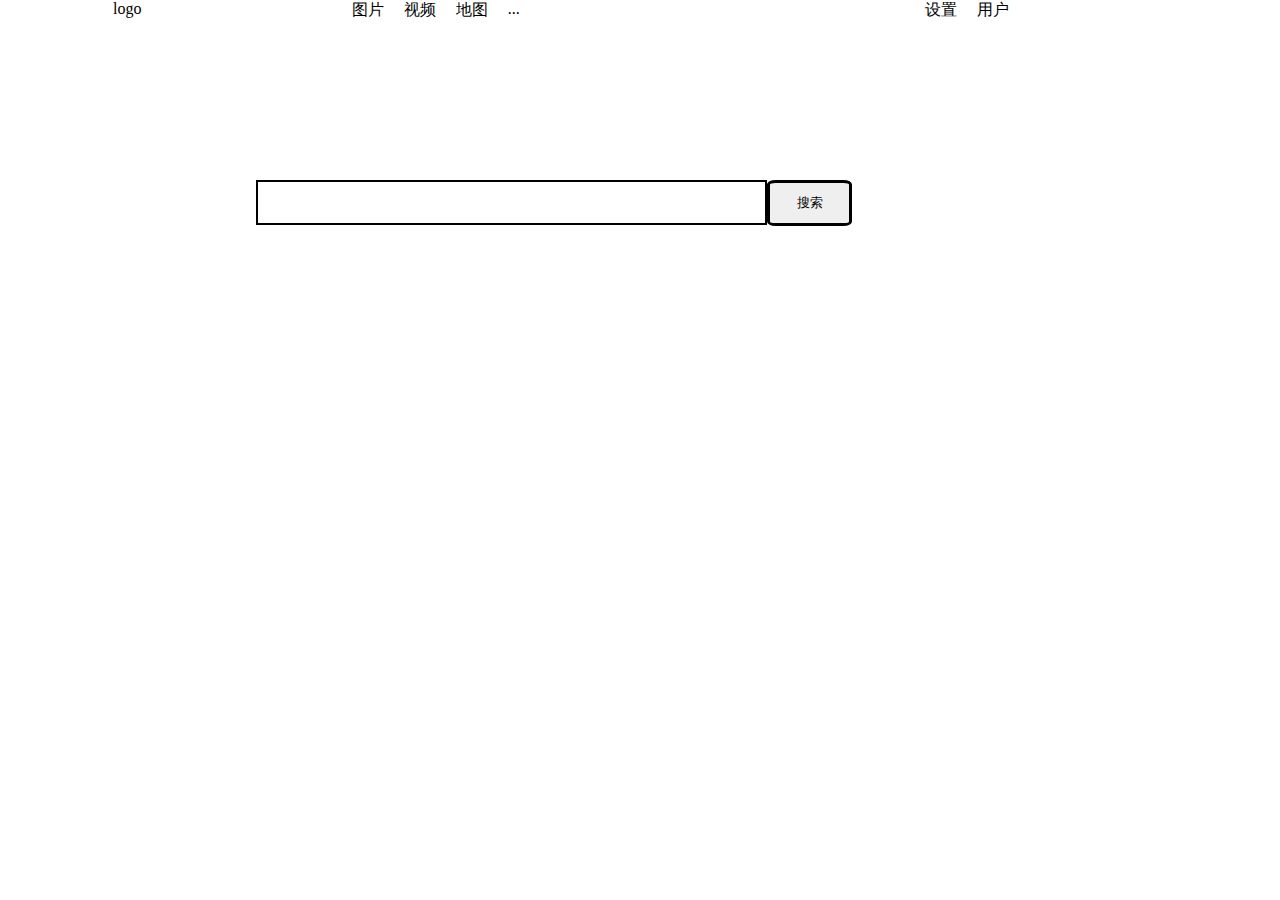
<file: 第一次作业/2.html>
<!DOCTYPE html>
<html lang="en">
<head>
    <meta charset="UTF-8">
    <meta http-equiv="X-UA-Compatible" content="IE=edge">
    <meta name="viewport" content="width=device-width, initial-scale=1.0">
    <title>Document</title>
    <style>
        *{
            margin: 0;
            padding: 0;
        }
        .yemian{
            width: 906px;
            height: 837px;
            margin: 0px 113px;
        }
        .header{
            height: 42px;
        }
        .logo{
            float: left;
            width: 178.64px;
            height: 27.84px;
        }
        .zhuangtai{
            float: left;
            margin-left: 50px;
        }
        .menu{
            float: left;
            margin: 0px 10px;
        }
        .id{
            float: right;
        }
        .id div{
            float: right;
            margin: 0px 10px;
        }
        .search{
            width: 596px;
            height: 52px;
        }
        #input{
            width: 511px;
            height: 46px; 
            float: left;
        }
        #button{
            width: 85px;
            height: 46px;
            float: left;
        }
        #input input{
            width: 485px;
            height: 21px;
            padding: 10px 8px 10px 14px;
            border: 2px solid black;
        }
        #button input{
            width: 85px;
            height: 46px;
            border: 3px solid black;
            border-radius: 10%;
        }
        form{
            position: absolute;
            left: 20%;
            top: 20%;
        }
    </style>

</head>
<body>
    <div class="yemian">
    <div class="header">
    <div class="logo">logo</div>
    <div class="zhuangtai">
        <div class="menu">图片</div>
        <div class="menu">视频</div>
        <div class="menu">地图</div>
        <div class="menu">...</div>
    </div>
    <div class="id">
    <div>用户</div>
    <div>设置</div>
    </div>
    </div>
    <form action="" >
        <div class="search">
            <div id="input"><input type="text"></div>
            <div id="button"><input type="submit" value="搜索"></div>
        </div>
    </form>
</div>
</body>
</html>
</file>
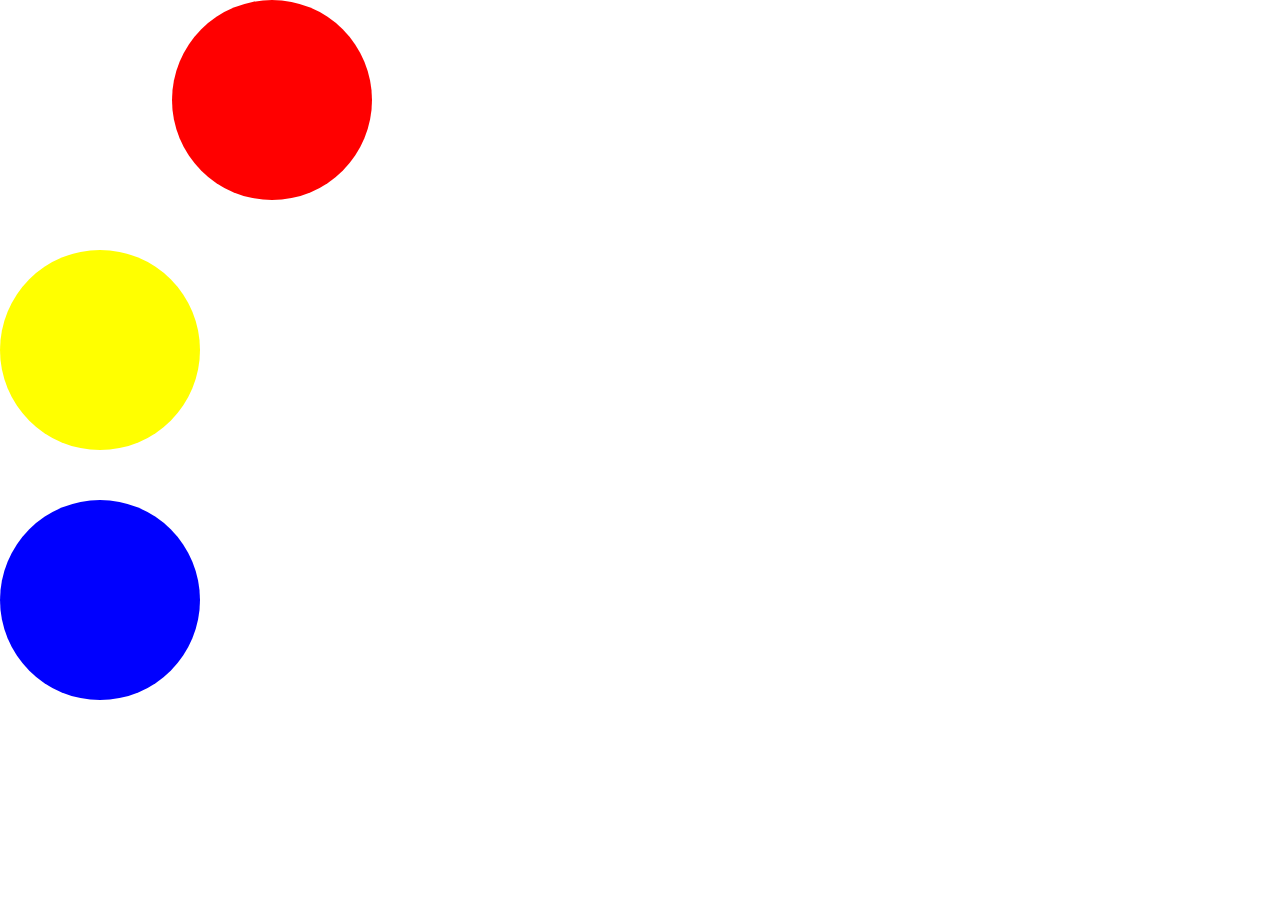
<file: 第五次作业/1.html>
<!DOCTYPE html>
<html lang="en">
<head>
    <meta charset="UTF-8">
    <meta http-equiv="X-UA-Compatible" content="IE=edge">
    <meta name="viewport" content="width=device-width, initial-scale=1.0">
    <title>Document</title>
    <style>
        #red{
            width: 200px;
            height: 200px;
            position: absolute;
            top: 0px;
            left: 0px;
            border-radius: 50% 50% 50% 50%;
            background-color:red;
        }
        #yellow{
            width: 200px;
            height: 200px;
            position: absolute;
            top: 250px;
            left: 0px;
            border-radius: 50% 50% 50% 50%;
            background-color:yellow;
        }
        #blue{
            width: 200px;
            height: 200px;
            position: absolute;
            top: 500px;
            left: 0px;
            border-radius: 50% 50% 50% 50%;
            background-color:blue;
        }
    </style>
</head>
<body>
    <div id="red"></div>
    <div id="yellow"></div>
    <div id="blue"></div>

    <script>
            window.onload = function(){
                var box1 = document.getElementById('red');
                var box2 = document.getElementById('yellow');
                var box3 = document.getElementById('blue');
                var left1 = 0;
                var left2 = 0;
                var left3 = 0;
                function move1() {
                    if(left1<500){
                        left1 += 1;
                        box1.style.left = left1 + 'px';
                    }
                }
                function move2() {
                    if(left2<500){
                        left2 += 1;
                        box2.style.left = left2 + 'px';
                    }
                }
                function move3() {
                    if(left3<500){
                        left3 += 1;
                        box3.style.left = left1 + 'px';
                    }
                }
            /* setTimeout(function(){
                    setInterval(move1,1);
                },0);
                setTimeout(function(){
                    setInterval(move2,1);
                },3000);
                setTimeout(function(){
                    setInterval(move3,1);
                },6000);*/
                
                let p = new Promise((resolve, reject) => {
                    sh=setInterval(function(){
                    if(left1<500){
                        left1 += 1;
                        box1.style.left = left1 + 'px';
                    }
                    else{
                        resolve("1");}},1)

                })
                 .then((res) => {
                    clearInterval(sh); 
                    sh1 = setInterval(function(){
                    if(left2<500){
                        left2 += 1;
                        box2.style.left = left2 + 'px';
                    }
                    else{
                        console.log(res);
                        return("0");}},1)
                })
                 .then((res) => {clearInterval(sh1); 
                    setInterval(function(){
                    if(left3<500){
                        left3 += 1;
                        box3.style.left = left3 + 'px';
                    }},1)
                })


            }

    </script>
</body>
</html>
</file>
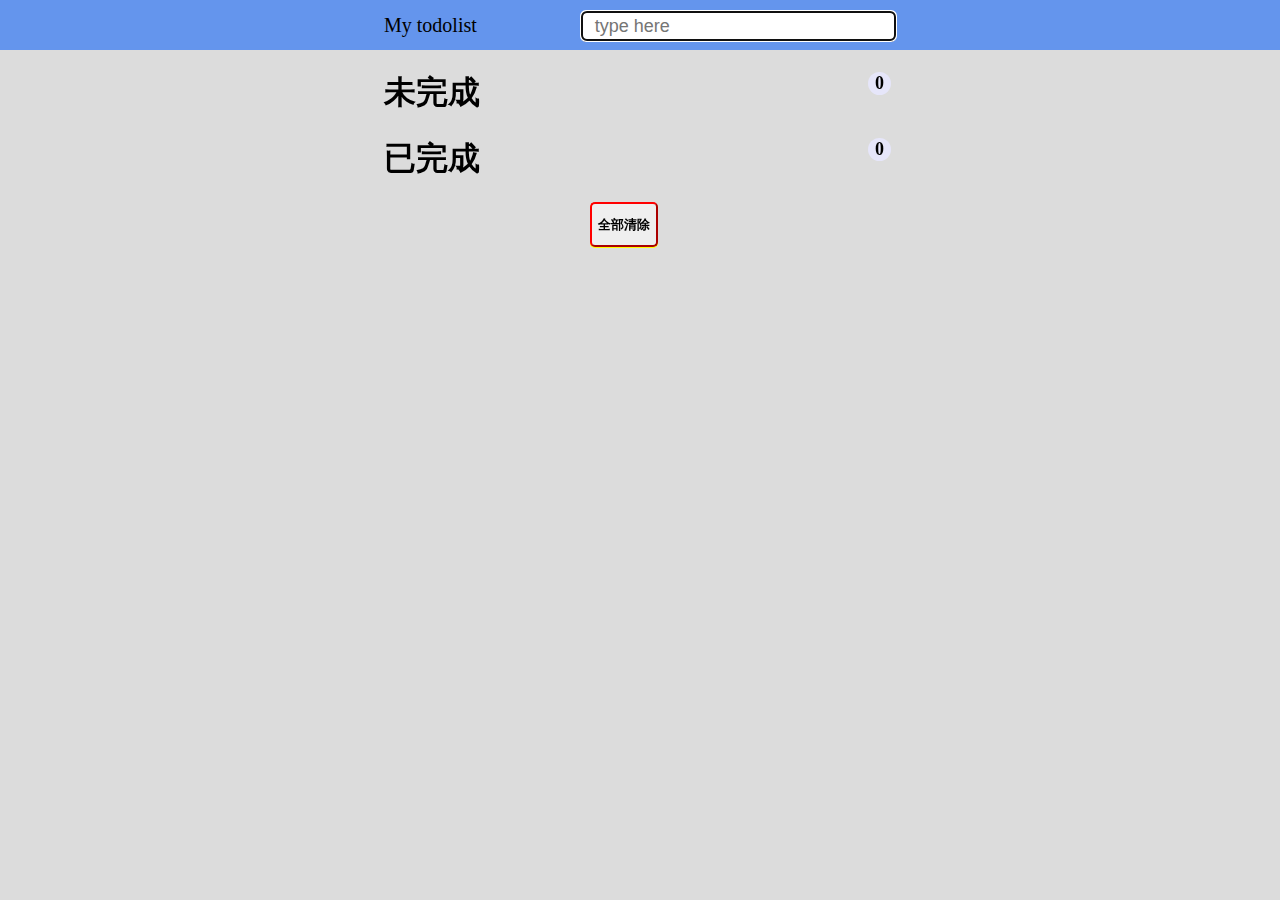
<file: 第四次作业/todolist.html>
<!DOCTYPE html>
<html lang="en">
<head>
    <meta charset="UTF-8">
    <title>todolist-prime</title>
    <link rel="stylesheet" href="todolist.css">
</head>
<body>
 
    <header>
        <section>
            <label for="add_list">My todolist</label>
            <input type="text" id="add_list" name="add_list" placeholder="type here" required>
        </section>
    </header>
 
    <div class="content">
        <h1>未完成<span id="todocount"></span></h1>
        <ol id="todolist">
        </ol>
 
        <h1>已完成<span id="donecount"></span></h1>
        <ol id="donelist">
        </ol>
    </div>
 
    <div id="clear">
    	<button id="clearbutton"><h3>全部清除</h3></button>
    </div>
    <script src="todolist.js"></script>
</body>
</html>
</file>
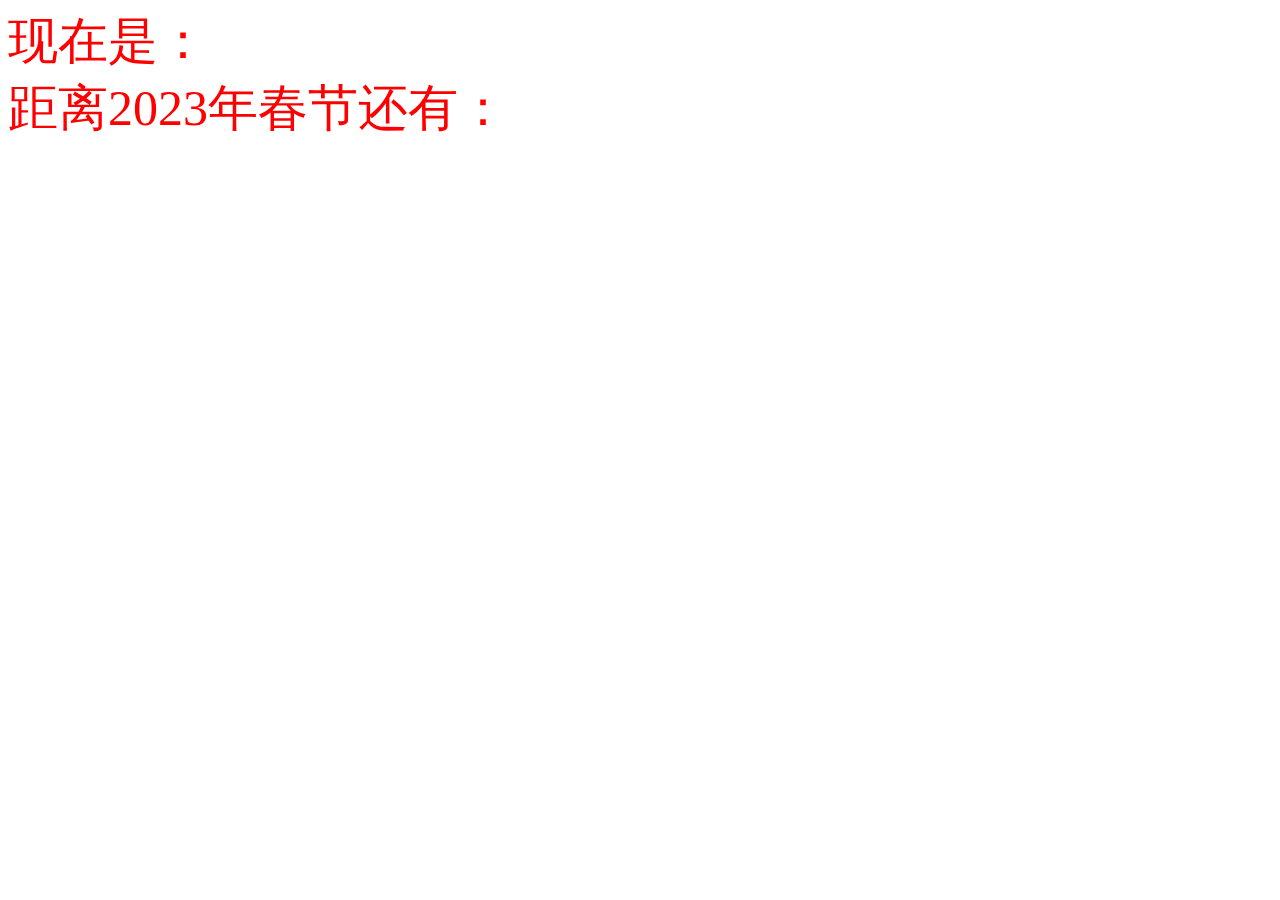
<file: 第四次作业/春节倒计时.html>
<!DOCTYPE html>
<html lang="en">
<head>
    <meta charset="UTF-8">
    <meta http-equiv="X-UA-Compatible" content="IE=edge">
    <meta name="viewport" content="width=device-width, initial-scale=1.0">
    <title>Document</title>
    <style>
        #day{
			color:red;
			font-size:50px;
            overflow: auto;
            width: 1000px;
		}

        #time1{
            float:right;
        }
        #time2{
            float:right;
        }
    </style>

</head>
<body>
    <div id="day">
    现在是：<div id="time1"></div><br>
    距离2023年春节还有：<div id="time2"></div>
    </div>
    <script>
        function cjdjs() {
            var date2 = new Date("2023/1/22,00:00:00");
            var date = new Date();
            var str1,str2;
            var lefttime=  parseInt((date2.getTime()-date.getTime())/1000);
            str1 =date.getFullYear()+"-"+(date.getMonth()+1) +"-"+date.getDate()+"&nbsp"+full(date.getHours())+":"+full(date.getMinutes())+":"+full(date.getSeconds());
            str2=parseInt(lefttime/(24*60*60))+"天"+parseInt(lefttime/(60*60)%24)+"时"+parseInt(lefttime/60%60)+"分"+parseInt(lefttime%60)+"秒";
            document.getElementById("time1").innerHTML=str1;
            document.getElementById("time2").innerHTML=str2;
        }
        function full(n){
            if(n<10){
                n="0"+n;
            }
            return n;
        }
        window.setInterval("cjdjs()",1000);
    </script>
</body>
</html>
</file>
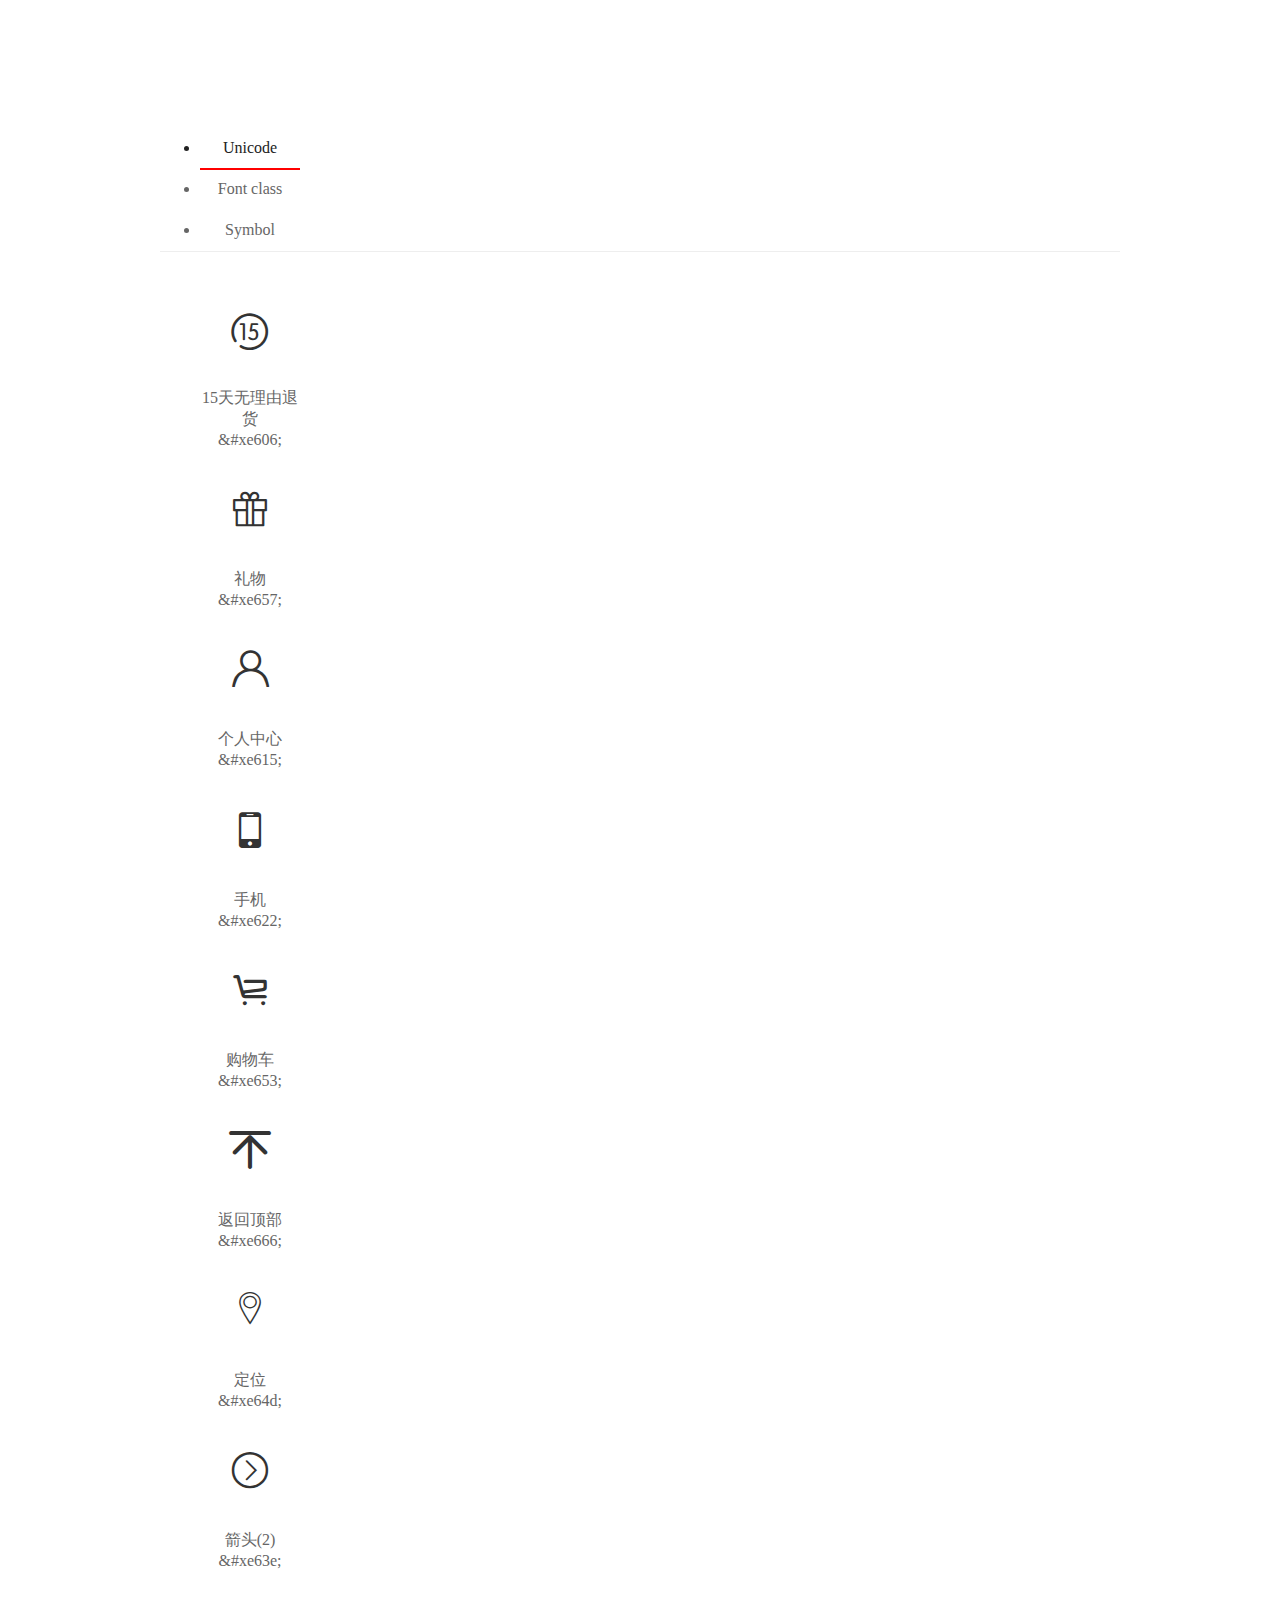
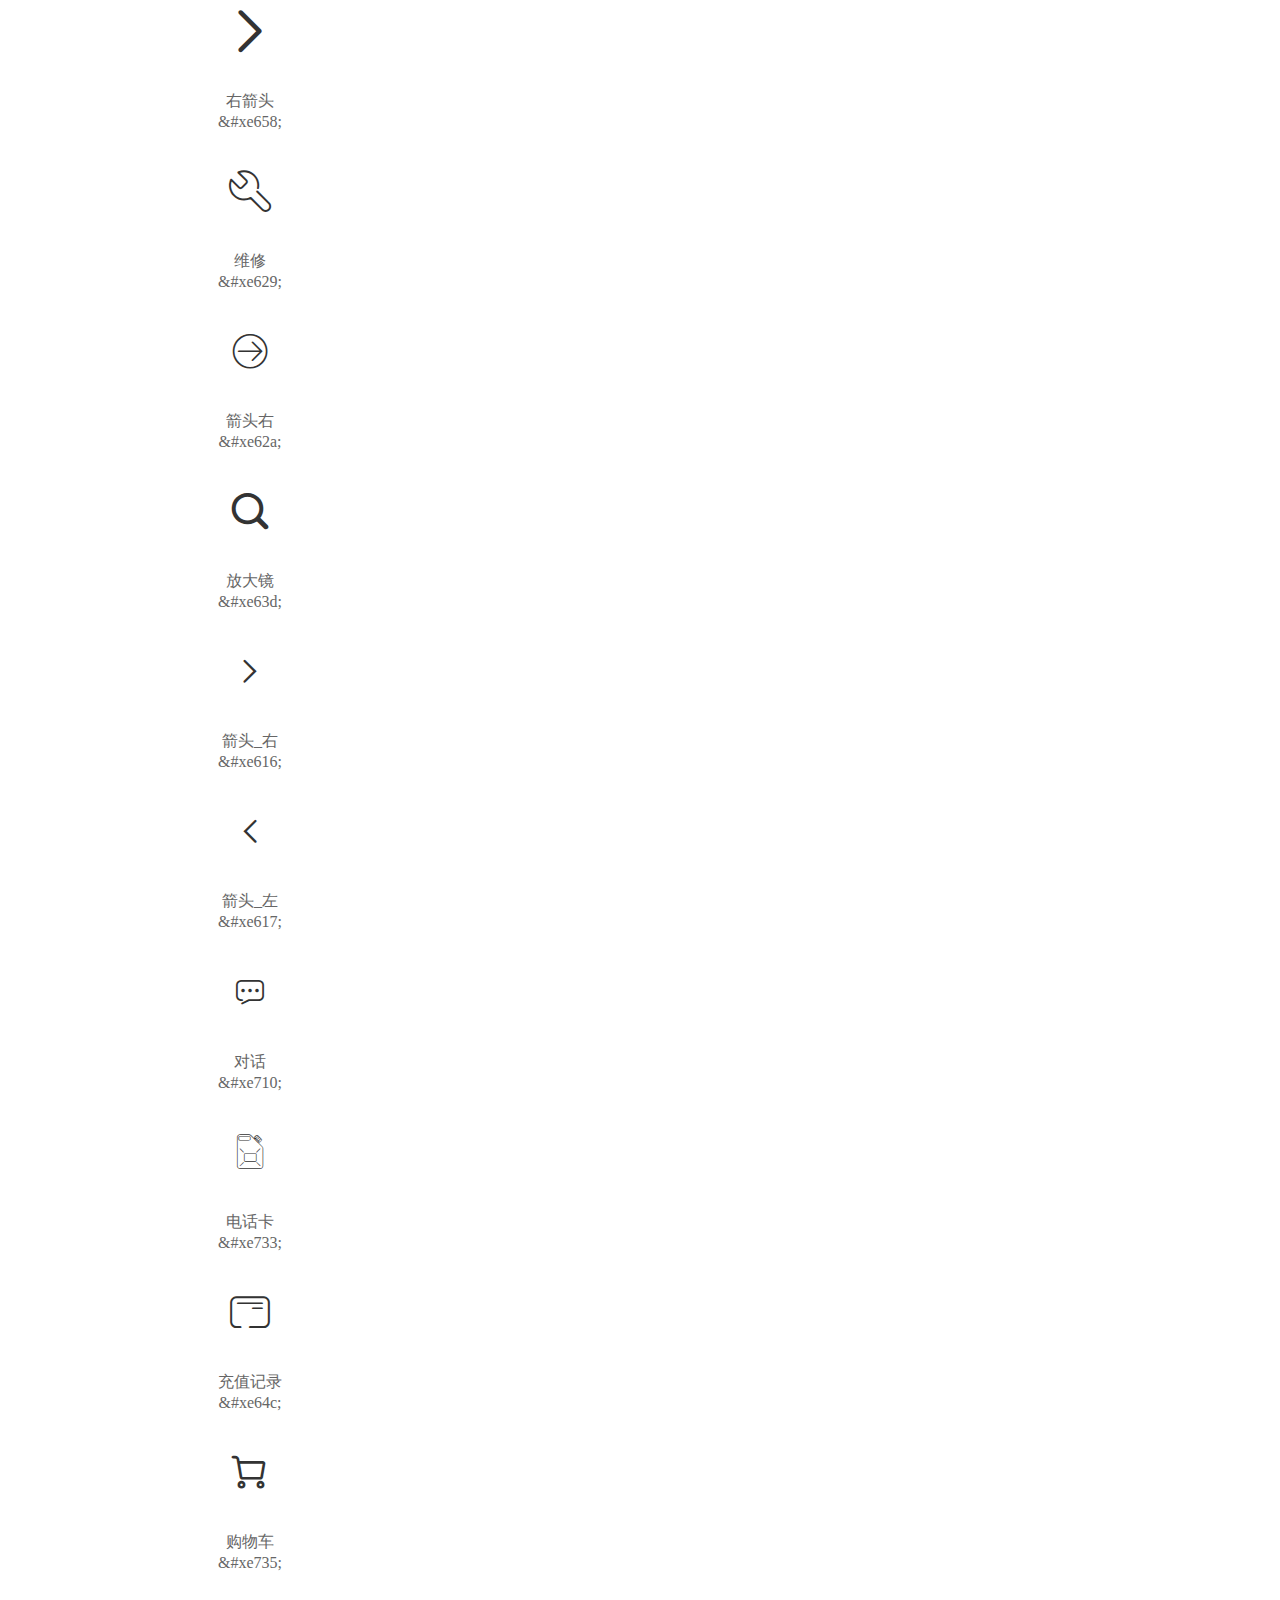
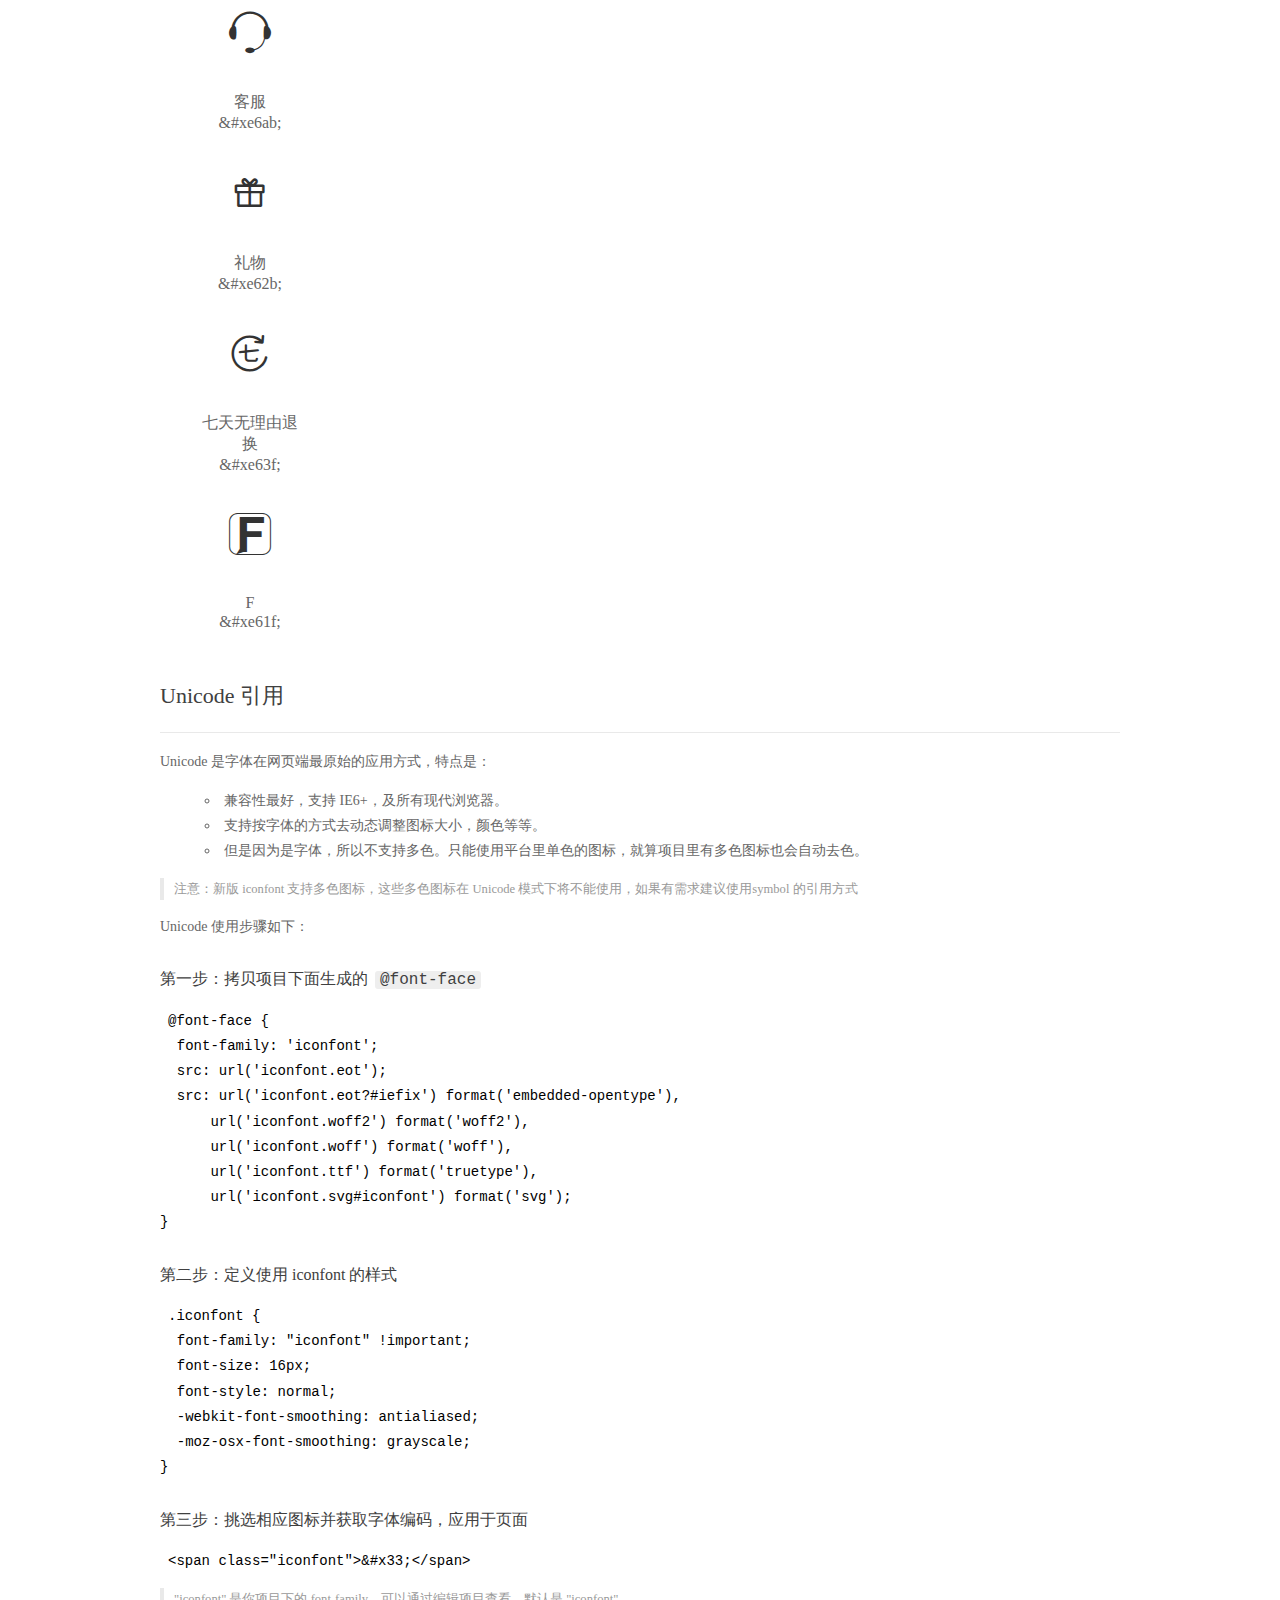
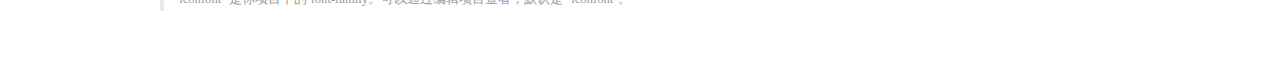
<file: 阶段考核/css/demo_index.html>
<!DOCTYPE html>
<html>
<head>
  <meta charset="utf-8"/>
  <title>IconFont Demo</title>
  <link rel="shortcut icon" href="https://gtms04.alicdn.com/tps/i4/TB1_oz6GVXXXXaFXpXXJDFnIXXX-64-64.ico" type="image/x-icon"/>
  <link rel="stylesheet" href="https://g.alicdn.com/thx/cube/1.3.2/cube.min.css">
  <link rel="stylesheet" href="demo.css">
  <link rel="stylesheet" href="iconfont.css">
  <script src="iconfont.js"></script>
  <!-- jQuery -->
  <script src="https://a1.alicdn.com/oss/uploads/2018/12/26/7bfddb60-08e8-11e9-9b04-53e73bb6408b.js"></script>
  <!-- 代码高亮 -->
  <script src="https://a1.alicdn.com/oss/uploads/2018/12/26/a3f714d0-08e6-11e9-8a15-ebf944d7534c.js"></script>
</head>
<body>
  <div class="main">
    <h1 class="logo"><a href="https://www.iconfont.cn/" title="iconfont 首页" target="_blank">&#xe86b;</a></h1>
    <div class="nav-tabs">
      <ul id="tabs" class="dib-box">
        <li class="dib active"><span>Unicode</span></li>
        <li class="dib"><span>Font class</span></li>
        <li class="dib"><span>Symbol</span></li>
      </ul>
      
    </div>
    <div class="tab-container">
      <div class="content unicode" style="display: block;">
          <ul class="icon_lists dib-box">
          
            <li class="dib">
              <span class="icon iconfont">&#xe606;</span>
                <div class="name">15天无理由退货</div>
                <div class="code-name">&amp;#xe606;</div>
              </li>
          
            <li class="dib">
              <span class="icon iconfont">&#xe657;</span>
                <div class="name">礼物</div>
                <div class="code-name">&amp;#xe657;</div>
              </li>
          
            <li class="dib">
              <span class="icon iconfont">&#xe615;</span>
                <div class="name">个人中心</div>
                <div class="code-name">&amp;#xe615;</div>
              </li>
          
            <li class="dib">
              <span class="icon iconfont">&#xe622;</span>
                <div class="name">手机</div>
                <div class="code-name">&amp;#xe622;</div>
              </li>
          
            <li class="dib">
              <span class="icon iconfont">&#xe653;</span>
                <div class="name">购物车</div>
                <div class="code-name">&amp;#xe653;</div>
              </li>
          
            <li class="dib">
              <span class="icon iconfont">&#xe666;</span>
                <div class="name">返回顶部</div>
                <div class="code-name">&amp;#xe666;</div>
              </li>
          
            <li class="dib">
              <span class="icon iconfont">&#xe64d;</span>
                <div class="name">定位</div>
                <div class="code-name">&amp;#xe64d;</div>
              </li>
          
            <li class="dib">
              <span class="icon iconfont">&#xe63e;</span>
                <div class="name">箭头(2)</div>
                <div class="code-name">&amp;#xe63e;</div>
              </li>
          
            <li class="dib">
              <span class="icon iconfont">&#xe658;</span>
                <div class="name">右箭头</div>
                <div class="code-name">&amp;#xe658;</div>
              </li>
          
            <li class="dib">
              <span class="icon iconfont">&#xe629;</span>
                <div class="name">维修</div>
                <div class="code-name">&amp;#xe629;</div>
              </li>
          
            <li class="dib">
              <span class="icon iconfont">&#xe62a;</span>
                <div class="name">箭头右</div>
                <div class="code-name">&amp;#xe62a;</div>
              </li>
          
            <li class="dib">
              <span class="icon iconfont">&#xe63d;</span>
                <div class="name">放大镜</div>
                <div class="code-name">&amp;#xe63d;</div>
              </li>
          
            <li class="dib">
              <span class="icon iconfont">&#xe616;</span>
                <div class="name">箭头_右</div>
                <div class="code-name">&amp;#xe616;</div>
              </li>
          
            <li class="dib">
              <span class="icon iconfont">&#xe617;</span>
                <div class="name">箭头_左</div>
                <div class="code-name">&amp;#xe617;</div>
              </li>
          
            <li class="dib">
              <span class="icon iconfont">&#xe710;</span>
                <div class="name">对话</div>
                <div class="code-name">&amp;#xe710;</div>
              </li>
          
            <li class="dib">
              <span class="icon iconfont">&#xe733;</span>
                <div class="name">电话卡</div>
                <div class="code-name">&amp;#xe733;</div>
              </li>
          
            <li class="dib">
              <span class="icon iconfont">&#xe64c;</span>
                <div class="name">充值记录</div>
                <div class="code-name">&amp;#xe64c;</div>
              </li>
          
            <li class="dib">
              <span class="icon iconfont">&#xe735;</span>
                <div class="name">购物车</div>
                <div class="code-name">&amp;#xe735;</div>
              </li>
          
            <li class="dib">
              <span class="icon iconfont">&#xe6ab;</span>
                <div class="name">客服</div>
                <div class="code-name">&amp;#xe6ab;</div>
              </li>
          
            <li class="dib">
              <span class="icon iconfont">&#xe62b;</span>
                <div class="name">礼物</div>
                <div class="code-name">&amp;#xe62b;</div>
              </li>
          
            <li class="dib">
              <span class="icon iconfont">&#xe63f;</span>
                <div class="name">七天无理由退换</div>
                <div class="code-name">&amp;#xe63f;</div>
              </li>
          
            <li class="dib">
              <span class="icon iconfont">&#xe61f;</span>
                <div class="name">F</div>
                <div class="code-name">&amp;#xe61f;</div>
              </li>
          
          </ul>
          <div class="article markdown">
          <h2 id="unicode-">Unicode 引用</h2>
          <hr>

          <p>Unicode 是字体在网页端最原始的应用方式，特点是：</p>
          <ul>
            <li>兼容性最好，支持 IE6+，及所有现代浏览器。</li>
            <li>支持按字体的方式去动态调整图标大小，颜色等等。</li>
            <li>但是因为是字体，所以不支持多色。只能使用平台里单色的图标，就算项目里有多色图标也会自动去色。</li>
          </ul>
          <blockquote>
            <p>注意：新版 iconfont 支持多色图标，这些多色图标在 Unicode 模式下将不能使用，如果有需求建议使用symbol 的引用方式</p>
          </blockquote>
          <p>Unicode 使用步骤如下：</p>
          <h3 id="-font-face">第一步：拷贝项目下面生成的 <code>@font-face</code></h3>
<pre><code class="language-css"
>@font-face {
  font-family: 'iconfont';
  src: url('iconfont.eot');
  src: url('iconfont.eot?#iefix') format('embedded-opentype'),
      url('iconfont.woff2') format('woff2'),
      url('iconfont.woff') format('woff'),
      url('iconfont.ttf') format('truetype'),
      url('iconfont.svg#iconfont') format('svg');
}
</code></pre>
          <h3 id="-iconfont-">第二步：定义使用 iconfont 的样式</h3>
<pre><code class="language-css"
>.iconfont {
  font-family: "iconfont" !important;
  font-size: 16px;
  font-style: normal;
  -webkit-font-smoothing: antialiased;
  -moz-osx-font-smoothing: grayscale;
}
</code></pre>
          <h3 id="-">第三步：挑选相应图标并获取字体编码，应用于页面</h3>
<pre>
<code class="language-html"
>&lt;span class="iconfont"&gt;&amp;#x33;&lt;/span&gt;
</code></pre>
          <blockquote>
            <p>"iconfont" 是你项目下的 font-family。可以通过编辑项目查看，默认是 "iconfont"。</p>
          </blockquote>
          </div>
      </div>
      <div class="content font-class">
        <ul class="icon_lists dib-box">
          
          <li class="dib">
            <span class="icon iconfont icon-15tianwuliyoutuihuo"></span>
            <div class="name">
              15天无理由退货
            </div>
            <div class="code-name">.icon-15tianwuliyoutuihuo
            </div>
          </li>
          
          <li class="dib">
            <span class="icon iconfont icon-liwu"></span>
            <div class="name">
              礼物
            </div>
            <div class="code-name">.icon-liwu
            </div>
          </li>
          
          <li class="dib">
            <span class="icon iconfont icon-iconfonticon5"></span>
            <div class="name">
              个人中心
            </div>
            <div class="code-name">.icon-iconfonticon5
            </div>
          </li>
          
          <li class="dib">
            <span class="icon iconfont icon-shouji01"></span>
            <div class="name">
              手机
            </div>
            <div class="code-name">.icon-shouji01
            </div>
          </li>
          
          <li class="dib">
            <span class="icon iconfont icon-gouwuche"></span>
            <div class="name">
              购物车
            </div>
            <div class="code-name">.icon-gouwuche
            </div>
          </li>
          
          <li class="dib">
            <span class="icon iconfont icon-icon"></span>
            <div class="name">
              返回顶部
            </div>
            <div class="code-name">.icon-icon
            </div>
          </li>
          
          <li class="dib">
            <span class="icon iconfont icon-zhizhen"></span>
            <div class="name">
              定位
            </div>
            <div class="code-name">.icon-zhizhen
            </div>
          </li>
          
          <li class="dib">
            <span class="icon iconfont icon-jiantou2"></span>
            <div class="name">
              箭头(2)
            </div>
            <div class="code-name">.icon-jiantou2
            </div>
          </li>
          
          <li class="dib">
            <span class="icon iconfont icon-youjiantou"></span>
            <div class="name">
              右箭头
            </div>
            <div class="code-name">.icon-youjiantou
            </div>
          </li>
          
          <li class="dib">
            <span class="icon iconfont icon-buoumaotubiao46"></span>
            <div class="name">
              维修
            </div>
            <div class="code-name">.icon-buoumaotubiao46
            </div>
          </li>
          
          <li class="dib">
            <span class="icon iconfont icon-jiantouyou"></span>
            <div class="name">
              箭头右
            </div>
            <div class="code-name">.icon-jiantouyou
            </div>
          </li>
          
          <li class="dib">
            <span class="icon iconfont icon-fangdajing"></span>
            <div class="name">
              放大镜
            </div>
            <div class="code-name">.icon-fangdajing
            </div>
          </li>
          
          <li class="dib">
            <span class="icon iconfont icon-jiantou"></span>
            <div class="name">
              箭头_右
            </div>
            <div class="code-name">.icon-jiantou
            </div>
          </li>
          
          <li class="dib">
            <span class="icon iconfont icon-jiantou_zuo"></span>
            <div class="name">
              箭头_左
            </div>
            <div class="code-name">.icon-jiantou_zuo
            </div>
          </li>
          
          <li class="dib">
            <span class="icon iconfont icon-duihua"></span>
            <div class="name">
              对话
            </div>
            <div class="code-name">.icon-duihua
            </div>
          </li>
          
          <li class="dib">
            <span class="icon iconfont icon-dianhuaqia"></span>
            <div class="name">
              电话卡
            </div>
            <div class="code-name">.icon-dianhuaqia
            </div>
          </li>
          
          <li class="dib">
            <span class="icon iconfont icon-chongzhijilu"></span>
            <div class="name">
              充值记录
            </div>
            <div class="code-name">.icon-chongzhijilu
            </div>
          </li>
          
          <li class="dib">
            <span class="icon iconfont icon-gouwuche1"></span>
            <div class="name">
              购物车
            </div>
            <div class="code-name">.icon-gouwuche1
            </div>
          </li>
          
          <li class="dib">
            <span class="icon iconfont icon-kefu"></span>
            <div class="name">
              客服
            </div>
            <div class="code-name">.icon-kefu
            </div>
          </li>
          
          <li class="dib">
            <span class="icon iconfont icon-liwu1"></span>
            <div class="name">
              礼物
            </div>
            <div class="code-name">.icon-liwu1
            </div>
          </li>
          
          <li class="dib">
            <span class="icon iconfont icon-qitianwuliyoutuihuan"></span>
            <div class="name">
              七天无理由退换
            </div>
            <div class="code-name">.icon-qitianwuliyoutuihuan
            </div>
          </li>
          
          <li class="dib">
            <span class="icon iconfont icon-F"></span>
            <div class="name">
              F
            </div>
            <div class="code-name">.icon-F
            </div>
          </li>
          
        </ul>
        <div class="article markdown">
        <h2 id="font-class-">font-class 引用</h2>
        <hr>

        <p>font-class 是 Unicode 使用方式的一种变种，主要是解决 Unicode 书写不直观，语意不明确的问题。</p>
        <p>与 Unicode 使用方式相比，具有如下特点：</p>
        <ul>
          <li>兼容性良好，支持 IE8+，及所有现代浏览器。</li>
          <li>相比于 Unicode 语意明确，书写更直观。可以很容易分辨这个 icon 是什么。</li>
          <li>因为使用 class 来定义图标，所以当要替换图标时，只需要修改 class 里面的 Unicode 引用。</li>
          <li>不过因为本质上还是使用的字体，所以多色图标还是不支持的。</li>
        </ul>
        <p>使用步骤如下：</p>
        <h3 id="-fontclass-">第一步：引入项目下面生成的 fontclass 代码：</h3>
<pre><code class="language-html">&lt;link rel="stylesheet" href="./iconfont.css"&gt;
</code></pre>
        <h3 id="-">第二步：挑选相应图标并获取类名，应用于页面：</h3>
<pre><code class="language-html">&lt;span class="iconfont icon--xxx"&gt;&lt;/span&gt;
</code></pre>
        <blockquote>
          <p>"
            iconfont" 是你项目下的 font-family。可以通过编辑项目查看，默认是 "iconfont"。</p>
        </blockquote>
      </div>
      </div>
      <div class="content symbol">
          <ul class="icon_lists dib-box">
          
            <li class="dib">
                <svg class="icon svg-icon" aria-hidden="true">
                  <use xlink:href="#icon-15tianwuliyoutuihuo"></use>
                </svg>
                <div class="name">15天无理由退货</div>
                <div class="code-name">#icon-15tianwuliyoutuihuo</div>
            </li>
          
            <li class="dib">
                <svg class="icon svg-icon" aria-hidden="true">
                  <use xlink:href="#icon-liwu"></use>
                </svg>
                <div class="name">礼物</div>
                <div class="code-name">#icon-liwu</div>
            </li>
          
            <li class="dib">
                <svg class="icon svg-icon" aria-hidden="true">
                  <use xlink:href="#icon-iconfonticon5"></use>
                </svg>
                <div class="name">个人中心</div>
                <div class="code-name">#icon-iconfonticon5</div>
            </li>
          
            <li class="dib">
                <svg class="icon svg-icon" aria-hidden="true">
                  <use xlink:href="#icon-shouji01"></use>
                </svg>
                <div class="name">手机</div>
                <div class="code-name">#icon-shouji01</div>
            </li>
          
            <li class="dib">
                <svg class="icon svg-icon" aria-hidden="true">
                  <use xlink:href="#icon-gouwuche"></use>
                </svg>
                <div class="name">购物车</div>
                <div class="code-name">#icon-gouwuche</div>
            </li>
          
            <li class="dib">
                <svg class="icon svg-icon" aria-hidden="true">
                  <use xlink:href="#icon-icon"></use>
                </svg>
                <div class="name">返回顶部</div>
                <div class="code-name">#icon-icon</div>
            </li>
          
            <li class="dib">
                <svg class="icon svg-icon" aria-hidden="true">
                  <use xlink:href="#icon-zhizhen"></use>
                </svg>
                <div class="name">定位</div>
                <div class="code-name">#icon-zhizhen</div>
            </li>
          
            <li class="dib">
                <svg class="icon svg-icon" aria-hidden="true">
                  <use xlink:href="#icon-jiantou2"></use>
                </svg>
                <div class="name">箭头(2)</div>
                <div class="code-name">#icon-jiantou2</div>
            </li>
          
            <li class="dib">
                <svg class="icon svg-icon" aria-hidden="true">
                  <use xlink:href="#icon-youjiantou"></use>
                </svg>
                <div class="name">右箭头</div>
                <div class="code-name">#icon-youjiantou</div>
            </li>
          
            <li class="dib">
                <svg class="icon svg-icon" aria-hidden="true">
                  <use xlink:href="#icon-buoumaotubiao46"></use>
                </svg>
                <div class="name">维修</div>
                <div class="code-name">#icon-buoumaotubiao46</div>
            </li>
          
            <li class="dib">
                <svg class="icon svg-icon" aria-hidden="true">
                  <use xlink:href="#icon-jiantouyou"></use>
                </svg>
                <div class="name">箭头右</div>
                <div class="code-name">#icon-jiantouyou</div>
            </li>
          
            <li class="dib">
                <svg class="icon svg-icon" aria-hidden="true">
                  <use xlink:href="#icon-fangdajing"></use>
                </svg>
                <div class="name">放大镜</div>
                <div class="code-name">#icon-fangdajing</div>
            </li>
          
            <li class="dib">
                <svg class="icon svg-icon" aria-hidden="true">
                  <use xlink:href="#icon-jiantou"></use>
                </svg>
                <div class="name">箭头_右</div>
                <div class="code-name">#icon-jiantou</div>
            </li>
          
            <li class="dib">
                <svg class="icon svg-icon" aria-hidden="true">
                  <use xlink:href="#icon-jiantou_zuo"></use>
                </svg>
                <div class="name">箭头_左</div>
                <div class="code-name">#icon-jiantou_zuo</div>
            </li>
          
            <li class="dib">
                <svg class="icon svg-icon" aria-hidden="true">
                  <use xlink:href="#icon-duihua"></use>
                </svg>
                <div class="name">对话</div>
                <div class="code-name">#icon-duihua</div>
            </li>
          
            <li class="dib">
                <svg class="icon svg-icon" aria-hidden="true">
                  <use xlink:href="#icon-dianhuaqia"></use>
                </svg>
                <div class="name">电话卡</div>
                <div class="code-name">#icon-dianhuaqia</div>
            </li>
          
            <li class="dib">
                <svg class="icon svg-icon" aria-hidden="true">
                  <use xlink:href="#icon-chongzhijilu"></use>
                </svg>
                <div class="name">充值记录</div>
                <div class="code-name">#icon-chongzhijilu</div>
            </li>
          
            <li class="dib">
                <svg class="icon svg-icon" aria-hidden="true">
                  <use xlink:href="#icon-gouwuche1"></use>
                </svg>
                <div class="name">购物车</div>
                <div class="code-name">#icon-gouwuche1</div>
            </li>
          
            <li class="dib">
                <svg class="icon svg-icon" aria-hidden="true">
                  <use xlink:href="#icon-kefu"></use>
                </svg>
                <div class="name">客服</div>
                <div class="code-name">#icon-kefu</div>
            </li>
          
            <li class="dib">
                <svg class="icon svg-icon" aria-hidden="true">
                  <use xlink:href="#icon-liwu1"></use>
                </svg>
                <div class="name">礼物</div>
                <div class="code-name">#icon-liwu1</div>
            </li>
          
            <li class="dib">
                <svg class="icon svg-icon" aria-hidden="true">
                  <use xlink:href="#icon-qitianwuliyoutuihuan"></use>
                </svg>
                <div class="name">七天无理由退换</div>
                <div class="code-name">#icon-qitianwuliyoutuihuan</div>
            </li>
          
            <li class="dib">
                <svg class="icon svg-icon" aria-hidden="true">
                  <use xlink:href="#icon-F"></use>
                </svg>
                <div class="name">F</div>
                <div class="code-name">#icon-F</div>
            </li>
          
          </ul>
          <div class="article markdown">
          <h2 id="symbol-">Symbol 引用</h2>
          <hr>

          <p>这是一种全新的使用方式，应该说这才是未来的主流，也是平台目前推荐的用法。相关介绍可以参考这篇<a href="">文章</a>
            这种用法其实是做了一个 SVG 的集合，与另外两种相比具有如下特点：</p>
          <ul>
            <li>支持多色图标了，不再受单色限制。</li>
            <li>通过一些技巧，支持像字体那样，通过 <code>font-size</code>, <code>color</code> 来调整样式。</li>
            <li>兼容性较差，支持 IE9+，及现代浏览器。</li>
            <li>浏览器渲染 SVG 的性能一般，还不如 png。</li>
          </ul>
          <p>使用步骤如下：</p>
          <h3 id="-symbol-">第一步：引入项目下面生成的 symbol 代码：</h3>
<pre><code class="language-html">&lt;script src="./iconfont.js"&gt;&lt;/script&gt;
</code></pre>
          <h3 id="-css-">第二步：加入通用 CSS 代码（引入一次就行）：</h3>
<pre><code class="language-html">&lt;style&gt;
.icon {
  width: 1em;
  height: 1em;
  vertical-align: -0.15em;
  fill: currentColor;
  overflow: hidden;
}
&lt;/style&gt;
</code></pre>
          <h3 id="-">第三步：挑选相应图标并获取类名，应用于页面：</h3>
<pre><code class="language-html">&lt;svg class="icon" aria-hidden="true"&gt;
  &lt;use xlink:href="#icon-xxx"&gt;&lt;/use&gt;
&lt;/svg&gt;
</code></pre>
          </div>
      </div>

    </div>
  </div>
  <script>
  $(document).ready(function () {
      $('.tab-container .content:first').show()

      $('#tabs li').click(function (e) {
        var tabContent = $('.tab-container .content')
        var index = $(this).index()

        if ($(this).hasClass('active')) {
          return
        } else {
          $('#tabs li').removeClass('active')
          $(this).addClass('active')

          tabContent.hide().eq(index).fadeIn()
        }
      })
    })
  </script>
</body>
</html>
</file>
<file: 阶段考核/css/iconfont.css>
@font-face {font-family: "iconfont";
  src: url('iconfont.eot?t=1548064192113'); /* IE9 */
  src: url('iconfont.eot?t=1548064192113#iefix') format('embedded-opentype'), /* IE6-IE8 */
  url('[data-uri]') format('woff2'),
  url('iconfont.woff?t=1548064192113') format('woff'),
  url('iconfont.ttf?t=1548064192113') format('truetype'), /* chrome, firefox, opera, Safari, Android, iOS 4.2+ */
  url('iconfont.svg?t=1548064192113#iconfont') format('svg'); /* iOS 4.1- */
}

.iconfont {
  font-family: "iconfont" !important;
  font-size: 16px;
  font-style: normal;
  -webkit-font-smoothing: antialiased;
  -moz-osx-font-smoothing: grayscale;
}

.icon-15tianwuliyoutuihuo:before {
  content: "\e606";
}

.icon-liwu:before {
  content: "\e657";
}

.icon-iconfonticon5:before {
  content: "\e615";
}

.icon-shouji01:before {
  content: "\e622";
}

.icon-gouwuche:before {
  content: "\e653";
}

.icon-icon:before {
  content: "\e666";
}

.icon-zhizhen:before {
  content: "\e64d";
}

.icon-jiantou2:before {
  content: "\e63e";
}

.icon-youjiantou:before {
  content: "\e658";
}

.icon-buoumaotubiao46:before {
  content: "\e629";
}

.icon-jiantouyou:before {
  content: "\e62a";
}

.icon-fangdajing:before {
  content: "\e63d";
}

.icon-jiantou:before {
  content: "\e616";
}

.icon-jiantou_zuo:before {
  content: "\e617";
}

.icon-duihua:before {
  content: "\e710";
}

.icon-dianhuaqia:before {
  content: "\e733";
}

.icon-chongzhijilu:before {
  content: "\e64c";
}

.icon-gouwuche1:before {
  content: "\e735";
}

.icon-kefu:before {
  content: "\e6ab";
}

.icon-liwu1:before {
  content: "\e62b";
}

.icon-qitianwuliyoutuihuan:before {
  content: "\e63f";
}

.icon-F:before {
  content: "\e61f";
}
</file>
<file: 阶段考核/css/mi.css>
/*头部样式开始*/
.header {
    width: 100%;
    height: 40px;
    line-height: 40px;
    background-color: #333;
    font-size: 12px;
}

.wrap {
    width: 1226px;
    margin: 0 auto;
}

.header-left {
    float: left;
}

.header-right {
    float: right;
}

.header li {
    position: relative;
    float: left;
}

.header a {
    color: #b0b0b0;
}

.header a:hover {
    color: #fff;
}

.header span {
    color: #424242;
    margin: 0 6px;
}

/*购物车*/
.cart {
    position: relative;
    width: 120px;
    height: 40px;
    background-color: #424242;
    margin-left: 25px;
    cursor: pointer;
}

.cart i {
    margin-right: 4px;
}

.cart:hover {
    background-color: #fff;
}

.cart:hover > a {
    color: #ff6700;
}

.cart-list {
    z-index: 850;
    position: absolute;
    top: 40px;
    right: 0;
    width: 316px;
    /*元素高度设置为0*/
    height: 0;
    /*元素中的内容溢出*/
    overflow: hidden;
    line-height: 100px;
    background-color: #fff;
    box-shadow: 0 2px 10px rgba(0, 0, 0, .15);
    transition: all .3s;
}

.cart:hover > .cart-list {
    height: 100px;
}

/*下载app*/
.download {
    z-index: 800;
    position: absolute;
    top: 40px;
    /*水平居中*/
    left: 50%;
    margin-left: -62px;
    width: 124px;
    height: 0;
    overflow: hidden;
    background-color: #fff;
    box-shadow: 0 1px 5px #aaa;
    transition: all .3s;
}

.download img {
    width: 90px;
    margin: 18px 0 12px;
}

.download > a {
    display: block;
}

.download p {
    color: #333;
    font-size: 14px;
    line-height: 14px;
}

.header-left > li:hover > .download {
    height: 148px;
}


.header-left > li:hover > .triangle {
    display: block;
}

/*头部样式结束*/
/*导航样式开始*/
.nav {
    position: relative;
    width: 100%;
    height: 100px;
    background-color: #fff;
}

.logo {
    margin-top: 22px;
    float: left;
    width: 56px;
    height: 56px;
}

.nav-bar {
    float: left;
    width: 874px;
    height: 100px;
    line-height: 100px;
    padding-left: 172px;
    box-sizing: border-box;
}

.search {
    position: relative;
    float: left;
    width: 296px;
    height: 50px;
    margin-top: 25px;
}

.logo img {
    width: 100%;
}

.nav-bar > ul > li {
    float: left;
    padding: 0 10px;
}

.nav-bar > ul > li > a:hover {
    color: #ff6700;
}

/*下拉列表*/
.nav-bar-list {
    z-index: 750;
    display: none;
    position: absolute;
    left: 0;
    top: 100px;
    width: 100%;
    height: 229px;
    background-color: #fff;
    border-top: 1px solid #e0e0e0;
    box-shadow: 0 3px 4px rgba(0, 0, 0, .18);
}

.nav-bar li:hover > .nav-bar-list {
    display: block;
}

/*下拉列表的内容*/
.nav-bar-list li {
    float: left;
    width: 204px;
    padding-top: 35px;
}

.nav-img-box {
    width: 100%;
    height: 110px;
    border-right: 1px solid #e0e0e0;
    box-sizing: border-box;
    margin-bottom: 20px;
}

.nav-bar-list p {
    font-size: 12px;
    line-height: 20px;
}

.nav-bar-list p:nth-of-type(2) {
    color: #ff6700;
}

.nav-bar-list li:last-child .nav-img-box {
    border-right: none;
}

/*搜索框*/
.search > input {
    float: left;
    width: 223px;
    height: 48px;
    padding: 0 10px;
    border: 1px solid #e0e0e0;
    border-right: none;
    outline: none;
    transition: all .2s;
}

.search > button {
    float: left;
    width: 52px;
    height: 50px;
    background-color: #fff;
    border: 1px solid #e0e0e0;
    font-size: 24px;
    transition: all .2s;
}

.search > button:hover {
    background-color: #ff6700;
    border-color: #ff6700;
    color: #fff;
}

.search > input:hover, .search > input:hover + button {
    border-color: #b0b0b0;
}

.search > input:focus, .search > input:focus + button {
    border-color: #ff6700;
}

.search-list {
    display: none;
    z-index: 720;
    position: absolute;
    top: 50px;
    left: 0;
    width: 243px;
    height: 240px;
    background-color: #fff;
    border: 1px solid #ff6700;
    border-top: none;
}

.search > input:focus ~ .search-list {
    display: block;
}

.search-list > a {
    display: block;
    width: 100%;
    height: 30px;
    padding: 6px 15px;
    box-sizing: border-box;
    text-align: left;
}

.search-list > a:hover {
    background-color: #fafafa;
}

/*导航样式结束*/
/*banner样式开始*/
.banner, .banner-box {
    width: 100%;
    height: 460px;
}
.banner .wrap{
    position: relative;
}
.banner-box >ul>li>a> img {
    width: 100%;
}
.imglist{
    position: relative;
    width: 1226px;
    height: 460px;
    list-style: none;
}
.item{
    position: absolute;
    width: 100%;
    height: 100%;
    opacity: 0;
    transition: all .5s;
}
.btn{
    position: absolute;
    top: 195px;
    width: 41px;
    height: 69px;
    font-size: 80px;
    color: #b0b0b0;
    z-index: 20;
    cursor: pointer;
}
#gopre{
    left: 230px;
}
#gonext{
    right: 10px;
}
.item.active{
    opacity: 1;
    z-index: 10;
}
.pointlist{
    position: absolute;
    right: 20px;
    bottom: 20px;
    list-style: none;
    z-index: 20;
}
.point{
    width: 8px;
    height: 8px;
    background-color:rgba(0,0,0,0.4);
    border-radius: 100%;
    float: left;
    margin-right: 10px;
    border-style: solid;
    border-width:2px ;
    border-color: rgba(0,0,0,0.4);
    cursor: pointer;
}
.point.active{
    background: #fff;
}
/*滑动门*/
.banner-box {
    position: relative;
}

.slide {
    position: absolute;
    top: 0;
    left: 0;
    width: 234px;
    height: 420px;
    background-color: rgba(105, 101, 101, .6);
    padding: 20px 0;
    z-index: 20;
}

.slide > ul > li {
    height: 42px;
    line-height: 42px;
    text-align: left;
    padding-left: 30px;
}

.slide > ul > li:hover {
    background-color: #ff6700;
}

.slide i {
    float: right;
    margin-right: 20px;
    color: #fff;
}

.slide > ul > li > a {
    color: #fff;
    font-size: 14px;
}

.slide-list {
    display: none;
    position: absolute;
    top: 0;
    left: 234px;
    width: 992px;
    height: 456px;
    background-color: #fff;
    border: 1px solid #e0e0e0;
    padding-top: 2px;
    border-left: none;
    box-shadow: 0 8px 16px rgba(0, 0, 0, .18);
}

.slide > ul > li:hover > .slide-list {
    display: block;
}

.slide-list > ul {
    width: 248px;
    float: left;
}

.slide-list li {
    width: 100%;
    height: 76px;
    padding: 20px 0 20px 18px;
    box-sizing: border-box;
}

.slide-list img {
    margin-right: 12px;
}

.slide-list span {
    font-size: 14px;
}

.slide-list li:hover span {
    color: #ff6700;
}

.slide-list1 {
    width: 744px;
}

/*banner样式结束*/
/*广告样式开始*/
.adv {
    width: 100%;
    height: 170px;
    background-color: #fff;
    margin: 14px 0 26px;
}

.adv-aside {
    float: left;
    width: 228px;
    height: 164px;
    padding: 3px;
    background-color: #5f5750;
}

.adv-img {
    float: left;
    width: 316px;
    height: 170px;
    margin-left: 14.66px;
    transition: all .2s linear;
}

.adv-img:hover {
    box-shadow: 0 15px 30px rgba(0, 0, 0, .1);
}

.adv-img img {
    width: 100%;
}

.adv-aside li {
    position: relative;
    float: left;
    width: 76px;
    height: 82px;
}

.adv-aside a {
    display: block;
    color: #fff;
    opacity: .7;
    font-size: 12px;
    transition: all .2s;
}

.adv-aside a:hover {
    opacity: 1;
}

.adv-aside i {
    font-size: 24px;
    margin-bottom: 4px;
    display: block;
    margin-top: 18px;
}

.row::after, .col::before {
    position: absolute;
    content: "";
    background-color: #665e57;
}

.row::after {
    bottom: 0;
    left: 6px;
    width: 64px;
    height: 1px;

}

.col::before {
    right: 0;
    top: 6px;
    width: 1px;
    height: 70px;
}

/*广告样式结束*/
/*主体样式开始*/
.container {
    /*自动找高*/
    overflow: hidden;
    width: 100%;
    background-color: #f5f5f5;
    padding: 4px 0 12px;
}

/*主体样式结束*/
/*手机样式开始*/
.home-banner-box {
    width: 100%;
    height: 120px;
    margin: 22px 0;
}

.title {
    color: #333;
    font-size: 22px;
    font-weight: 200;
    text-align: left;
    line-height: 58px;
}

.more {
    float: right;
    color: #424242;
    font-size: 16px;
    transition: all .4s;
}

.more > i {
    display: inline-block;
    width: 20px;
    height: 22px;
    background-color: #b0b0b0;
    border-radius: 50%;
    text-align: center;
    line-height: 22px;
    color: #fff;
    font-size: 12px;
    transition: all .4s;
}

.more:hover {
    color: #ff6700;
}

.more:hover > i {
    background-color: #ff6700;
}

.phone-box {
    width: 100%;
    height: 614px;
}

.phone-box-left {
    float: left;
    width: 234px;
    height: 614px;
    transition: all .2s linear;
}
.phone-box-right,.ele-right {
    float: left;
    width: 992px;
    height: 614px;
}

.items {
    float: left;
    width: 234px;
    height: 300px;
    background-color: #fff;
    margin-bottom: 14px;
    margin-left: 14px;
    transition: all .2s linear;
}

.items:hover, .phone-box-left:hover,.items1 div:hover,.video-box li:hover {
    transform: translateY(-2px);
    box-shadow: 0 15px 30px rgba(0, 0, 0, .1);
}

.goods-img {
    width: 160px;
    margin-top: 20px;
    margin-bottom: 18px;
}

.goods-name, .goods-desc {
    width: 214px;
    margin: 0 auto;
    white-space: nowrap;
    overflow: hidden;
    text-overflow: ellipsis;
}

.goods-name {
    height: 21px;
    margin-bottom: 2px;
    font-size: 14px;
}

.goods-desc {
    height: 18px;
    margin-bottom: 10px;
    font-size: 12px;
    color: #b0b0b0;
}

.goods-price {
    color: #ff6700;
    font-size: 14px;
}
/*手机样式结束*/
/*页脚样式开始*/
.footer{
    background-color: #fff;
}
.footer-server{
    width: 100%;
    height: 25px;
    padding: 27px 0;
    border-bottom: 1px solid #e0e0e0;
}
.footer-server li{
    float: left;
    width: 19.8%;
    border-right: 1px solid #e0e0e0;
}
.footer-server li:last-child{
    border-right: none;
}
.footer-server a{
    color: #616161;
    transition: all .2s;
}
.footer-server i{
    font-size: 24px;
    margin-right: 6px;
}
.footer-server a:hover{
    color: #ff6700;
}
.footer-links{
    width: 100%;
    height: 172.5px;
    padding: 40px 0;
}
.footer-links>ul{
    float: left;
    width: 160px;
    text-align: left;
    color: #424242;
    font-size: 14px;
}
.footer-links li a{
    color: #757575;
    font-size: 12px;
}
.footer-links li a:hover{
    color: #ff6700;
}
.footer-links li{
    margin-top: 10px;
}
.footer-links li:first-child{
    line-height: 1.25;
    margin: -1px 0 26px;
}
.contact{
    float: right;
    width: 251px;
    height: 111px;
    border-left: 1px solid #e0e0e0;
}
.tel{
    font-size: 22px;
    line-height: 1;
    color: #ff6700;
    margin-bottom: 5px;
}
.time{
    font-size: 12px;
    color: #616161;
    margin-bottom: 5px;
}
.kf{
    display: block;
    margin: 0 auto;
    width: 118px;
    height: 28px;
    line-height: 28px;
    border: 1px solid #f25807;
    font-size: 12px;
    color: #ff6700;
    transition: all .4s;
}
.kf:hover{
    background-color: #f25807;
    color: #fff;
}
.follow{
    position: relative;
    color: #616161;
    font-size: 12px;
    margin-top: 10px;
}
.follow>span{
    /*自己小范围移动*/
    position: relative;
    top: 10px;
    display: inline-block;
    width: 24px;
    height: 26px;
    margin-left: 6px;
    background-size: 100%;
    cursor: pointer;
}
.wb{
    background-image: url("../images/wb.png");
}
.wb:hover{
    background-image: url("../images/wb@2x.png");
}
.wx{
    background-image: url("../images/wx.png");
}
.wx:hover{
    background-image: url("../images/wx@2x.png");
}
.wx-img{
    display: none;
    position: absolute;
    top: 35px;
    left: 100px;
    width: 126px;
}
.wx:hover+.wx-img{
    display: block;
}
.footer-info{
    height: 206px;
    padding: 30px 0;
}
.info-top{
    width: 100%;
    height: 157px;
}
.info-bottom{
    width: 100%;
    height: 19px;
    margin-top: 30px;
}
.info-top>img,.info-right{
    float: left;

}
.info-top>img{
    width: 56px;
    margin-right: 10px;
}
.info-right{
    width: 1160px;
    text-align: left;
    font-size: 12px;
    line-height: 18px;
}
.info-right>p{
    color: #b0b0b0;
}
.info-right>p:first-child>a{
    color: #757575;
}
.info-right>p:nth-child(2)>a{
    color: #b0b0b0;
}
.info-right>p>a:hover{
    color: #ff6700;
}
.info-right img{
    height: 28px;
    margin-top: 4px;
}

/*页脚样式结束*/
</file>
<file: 第四次作业/todolist.css>
body {
    margin: 0px;
    padding: 0px;
    font-size: 16px;
    background-color: gainsboro;
}
header {
    height: 50px;
    background-color: cornflowerblue;
}
header section {
    margin: 0 auto;
    width: 40%;
}
 
header section label {
    float: left;
    line-height: 50px;  /*设置line-height和包含块高度一致，以实现行内元素垂直居中*/
    font-size: 20px;
}
 
#add_list {
    float: right;
    margin-top: 11px;
    width: 60%;
    height: 24px;
    border-radius: 5px;
    box-shadow: 0 1px 0 black;
    font-size: 18px;
    text-indent: 10px;
}
 
h1 {
    position: relative;
}
 
h1 span {
    position: absolute;
    top: 1px;
    right: 5px;
    display: inline-block;
    width: 23px;
    height: 23px;
    border-radius: 23px;    /*创建圆形标记*/
    line-height: 23px;
    font-size: 18px;
    text-align: center;
    background: #E6E6FA;
}
 
.content {
    width: 40%;
    margin: 0 auto;
}
 
li {
    position: relative;
    margin-bottom: 10px;
    border-radius: 5px;
    padding: 0 10px;
    height: 32px;
    box-shadow: 0 1px 0 black;
    line-height: 32px;
    background-color: burlywood;
    list-style: none;
}
 
ol li input {
    position: absolute;
    top: 4px;
    left: 10px;
    width: 20px;
    height: 20px;
    cursor: pointer;
}
p{
    margin: 0;
}
ol li p {
    display: inline;
    margin-left: 35px;
}
 
ol li p input{
    top: 5px;
    margin-left: 35px;
    width: 70%;
    height: 14px;
    font-size: 14px;
    line-height: 14px;
}
 
ol li a {
    position: absolute;
    top: 8px;
    right: 10px;
    display: inline-block;
    border: 1px;
    border-radius: 50%;
    width: 16px;
    height: 16px;
    font-size: 32px;
    line-height: 10px;
    color: red;
    font-weight: bolder;
    cursor: pointer;
    background-color: gray;
}
 
#clear {
    width: 100px;
    margin: 0 auto;
}
 
#clearbutton {
    border-color: red;
    border-radius: 5px;
    box-shadow: 0 1px 0 yellow;
    cursor: pointer;
}
 
button h3{
    font-size: 13px;
    line-height: 13px;
}
</file>
<file: 阶段考核/css/demo.css>
/* Logo 字体 */
@font-face {
  font-family: "iconfont logo";
  src: url('https://at.alicdn.com/t/font_985780_km7mi63cihi.eot?t=1545807318834');
  src: url('https://at.alicdn.com/t/font_985780_km7mi63cihi.eot?t=1545807318834#iefix') format('embedded-opentype'),
    url('https://at.alicdn.com/t/font_985780_km7mi63cihi.woff?t=1545807318834') format('woff'),
    url('https://at.alicdn.com/t/font_985780_km7mi63cihi.ttf?t=1545807318834') format('truetype'),
    url('https://at.alicdn.com/t/font_985780_km7mi63cihi.svg?t=1545807318834#iconfont') format('svg');
}

.logo {
  font-family: "iconfont logo";
  font-size: 160px;
  font-style: normal;
  -webkit-font-smoothing: antialiased;
  -moz-osx-font-smoothing: grayscale;
}

/* tabs */
.nav-tabs {
  position: relative;
}

.nav-tabs .nav-more {
  position: absolute;
  right: 0;
  bottom: 0;
  height: 42px;
  line-height: 42px;
  color: #666;
}

#tabs {
  border-bottom: 1px solid #eee;
}

#tabs li {
  cursor: pointer;
  width: 100px;
  height: 40px;
  line-height: 40px;
  text-align: center;
  font-size: 16px;
  border-bottom: 2px solid transparent;
  position: relative;
  z-index: 1;
  margin-bottom: -1px;
  color: #666;
}


#tabs .active {
  border-bottom-color: #f00;
  color: #222;
}

.tab-container .content {
  display: none;
}

/* 页面布局 */
.main {
  padding: 30px 100px;
  width: 960px;
  margin: 0 auto;
}

.main .logo {
  color: #333;
  text-align: left;
  margin-bottom: 30px;
  line-height: 1;
  height: 110px;
  margin-top: -50px;
  overflow: hidden;
  *zoom: 1;
}

.main .logo a {
  font-size: 160px;
  color: #333;
}

.helps {
  margin-top: 40px;
}

.helps pre {
  padding: 20px;
  margin: 10px 0;
  border: solid 1px #e7e1cd;
  background-color: #fffdef;
  overflow: auto;
}

.icon_lists {
  width: 100% !important;
  overflow: hidden;
  *zoom: 1;
}

.icon_lists li {
  width: 100px;
  margin-bottom: 10px;
  margin-right: 20px;
  text-align: center;
  list-style: none !important;
  cursor: default;
}

.icon_lists li .code-name {
  line-height: 1.2;
}

.icon_lists .icon {
  display: block;
  height: 100px;
  line-height: 100px;
  font-size: 42px;
  margin: 10px auto;
  color: #333;
  -webkit-transition: font-size 0.25s linear, width 0.25s linear;
  -moz-transition: font-size 0.25s linear, width 0.25s linear;
  transition: font-size 0.25s linear, width 0.25s linear;
}

.icon_lists .icon:hover {
  font-size: 100px;
}

.icon_lists .svg-icon {
  /* 通过设置 font-size 来改变图标大小 */
  width: 1em;
  /* 图标和文字相邻时，垂直对齐 */
  vertical-align: -0.15em;
  /* 通过设置 color 来改变 SVG 的颜色/fill */
  fill: currentColor;
  /* path 和 stroke 溢出 viewBox 部分在 IE 下会显示
      normalize.css 中也包含这行 */
  overflow: hidden;
}

.icon_lists li .name,
.icon_lists li .code-name {
  color: #666;
}

/* markdown 样式 */
.markdown {
  color: #666;
  font-size: 14px;
  line-height: 1.8;
}

.highlight {
  line-height: 1.5;
}

.markdown img {
  vertical-align: middle;
  max-width: 100%;
}

.markdown h1 {
  color: #404040;
  font-weight: 500;
  line-height: 40px;
  margin-bottom: 24px;
}

.markdown h2,
.markdown h3,
.markdown h4,
.markdown h5,
.markdown h6 {
  color: #404040;
  margin: 1.6em 0 0.6em 0;
  font-weight: 500;
  clear: both;
}

.markdown h1 {
  font-size: 28px;
}

.markdown h2 {
  font-size: 22px;
}

.markdown h3 {
  font-size: 16px;
}

.markdown h4 {
  font-size: 14px;
}

.markdown h5 {
  font-size: 12px;
}

.markdown h6 {
  font-size: 12px;
}

.markdown hr {
  height: 1px;
  border: 0;
  background: #e9e9e9;
  margin: 16px 0;
  clear: both;
}

.markdown p {
  margin: 1em 0;
}

.markdown>p,
.markdown>blockquote,
.markdown>.highlight,
.markdown>ol,
.markdown>ul {
  width: 80%;
}

.markdown ul>li {
  list-style: circle;
}

.markdown>ul li,
.markdown blockquote ul>li {
  margin-left: 20px;
  padding-left: 4px;
}

.markdown>ul li p,
.markdown>ol li p {
  margin: 0.6em 0;
}

.markdown ol>li {
  list-style: decimal;
}

.markdown>ol li,
.markdown blockquote ol>li {
  margin-left: 20px;
  padding-left: 4px;
}

.markdown code {
  margin: 0 3px;
  padding: 0 5px;
  background: #eee;
  border-radius: 3px;
}

.markdown strong,
.markdown b {
  font-weight: 600;
}

.markdown>table {
  border-collapse: collapse;
  border-spacing: 0px;
  empty-cells: show;
  border: 1px solid #e9e9e9;
  width: 95%;
  margin-bottom: 24px;
}

.markdown>table th {
  white-space: nowrap;
  color: #333;
  font-weight: 600;
}

.markdown>table th,
.markdown>table td {
  border: 1px solid #e9e9e9;
  padding: 8px 16px;
  text-align: left;
}

.markdown>table th {
  background: #F7F7F7;
}

.markdown blockquote {
  font-size: 90%;
  color: #999;
  border-left: 4px solid #e9e9e9;
  padding-left: 0.8em;
  margin: 1em 0;
}

.markdown blockquote p {
  margin: 0;
}

.markdown .anchor {
  opacity: 0;
  transition: opacity 0.3s ease;
  margin-left: 8px;
}

.markdown .waiting {
  color: #ccc;
}

.markdown h1:hover .anchor,
.markdown h2:hover .anchor,
.markdown h3:hover .anchor,
.markdown h4:hover .anchor,
.markdown h5:hover .anchor,
.markdown h6:hover .anchor {
  opacity: 1;
  display: inline-block;
}

.markdown>br,
.markdown>p>br {
  clear: both;
}


.hljs {
  display: block;
  background: white;
  padding: 0.5em;
  color: #333333;
  overflow-x: auto;
}

.hljs-comment,
.hljs-meta {
  color: #969896;
}

.hljs-string,
.hljs-variable,
.hljs-template-variable,
.hljs-strong,
.hljs-emphasis,
.hljs-quote {
  color: #df5000;
}

.hljs-keyword,
.hljs-selector-tag,
.hljs-type {
  color: #a71d5d;
}

.hljs-literal,
.hljs-symbol,
.hljs-bullet,
.hljs-attribute {
  color: #0086b3;
}

.hljs-section,
.hljs-name {
  color: #63a35c;
}

.hljs-tag {
  color: #333333;
}

.hljs-title,
.hljs-attr,
.hljs-selector-id,
.hljs-selector-class,
.hljs-selector-attr,
.hljs-selector-pseudo {
  color: #795da3;
}

.hljs-addition {
  color: #55a532;
  background-color: #eaffea;
}

.hljs-deletion {
  color: #bd2c00;
  background-color: #ffecec;
}

.hljs-link {
  text-decoration: underline;
}

/* 代码高亮 */
/* PrismJS 1.15.0
https://prismjs.com/download.html#themes=prism&languages=markup+css+clike+javascript */
/**
 * prism.js default theme for JavaScript, CSS and HTML
 * Based on dabblet (http://dabblet.com)
 * @author Lea Verou
 */
code[class*="language-"],
pre[class*="language-"] {
  color: black;
  background: none;
  text-shadow: 0 1px white;
  font-family: Consolas, Monaco, 'Andale Mono', 'Ubuntu Mono', monospace;
  text-align: left;
  white-space: pre;
  word-spacing: normal;
  word-break: normal;
  word-wrap: normal;
  line-height: 1.5;

  -moz-tab-size: 4;
  -o-tab-size: 4;
  tab-size: 4;

  -webkit-hyphens: none;
  -moz-hyphens: none;
  -ms-hyphens: none;
  hyphens: none;
}

pre[class*="language-"]::-moz-selection,
pre[class*="language-"] ::-moz-selection,
code[class*="language-"]::-moz-selection,
code[class*="language-"] ::-moz-selection {
  text-shadow: none;
  background: #b3d4fc;
}

pre[class*="language-"]::selection,
pre[class*="language-"] ::selection,
code[class*="language-"]::selection,
code[class*="language-"] ::selection {
  text-shadow: none;
  background: #b3d4fc;
}

@media print {

  code[class*="language-"],
  pre[class*="language-"] {
    text-shadow: none;
  }
}

/* Code blocks */
pre[class*="language-"] {
  padding: 1em;
  margin: .5em 0;
  overflow: auto;
}

:not(pre)>code[class*="language-"],
pre[class*="language-"] {
  background: #f5f2f0;
}

/* Inline code */
:not(pre)>code[class*="language-"] {
  padding: .1em;
  border-radius: .3em;
  white-space: normal;
}

.token.comment,
.token.prolog,
.token.doctype,
.token.cdata {
  color: slategray;
}

.token.punctuation {
  color: #999;
}

.namespace {
  opacity: .7;
}

.token.property,
.token.tag,
.token.boolean,
.token.number,
.token.constant,
.token.symbol,
.token.deleted {
  color: #905;
}

.token.selector,
.token.attr-name,
.token.string,
.token.char,
.token.builtin,
.token.inserted {
  color: #690;
}

.token.operator,
.token.entity,
.token.url,
.language-css .token.string,
.style .token.string {
  color: #9a6e3a;
  background: hsla(0, 0%, 100%, .5);
}

.token.atrule,
.token.attr-value,
.token.keyword {
  color: #07a;
}

.token.function,
.token.class-name {
  color: #DD4A68;
}

.token.regex,
.token.important,
.token.variable {
  color: #e90;
}

.token.important,
.token.bold {
  font-weight: bold;
}

.token.italic {
  font-style: italic;
}

.token.entity {
  cursor: help;
}
</file>
